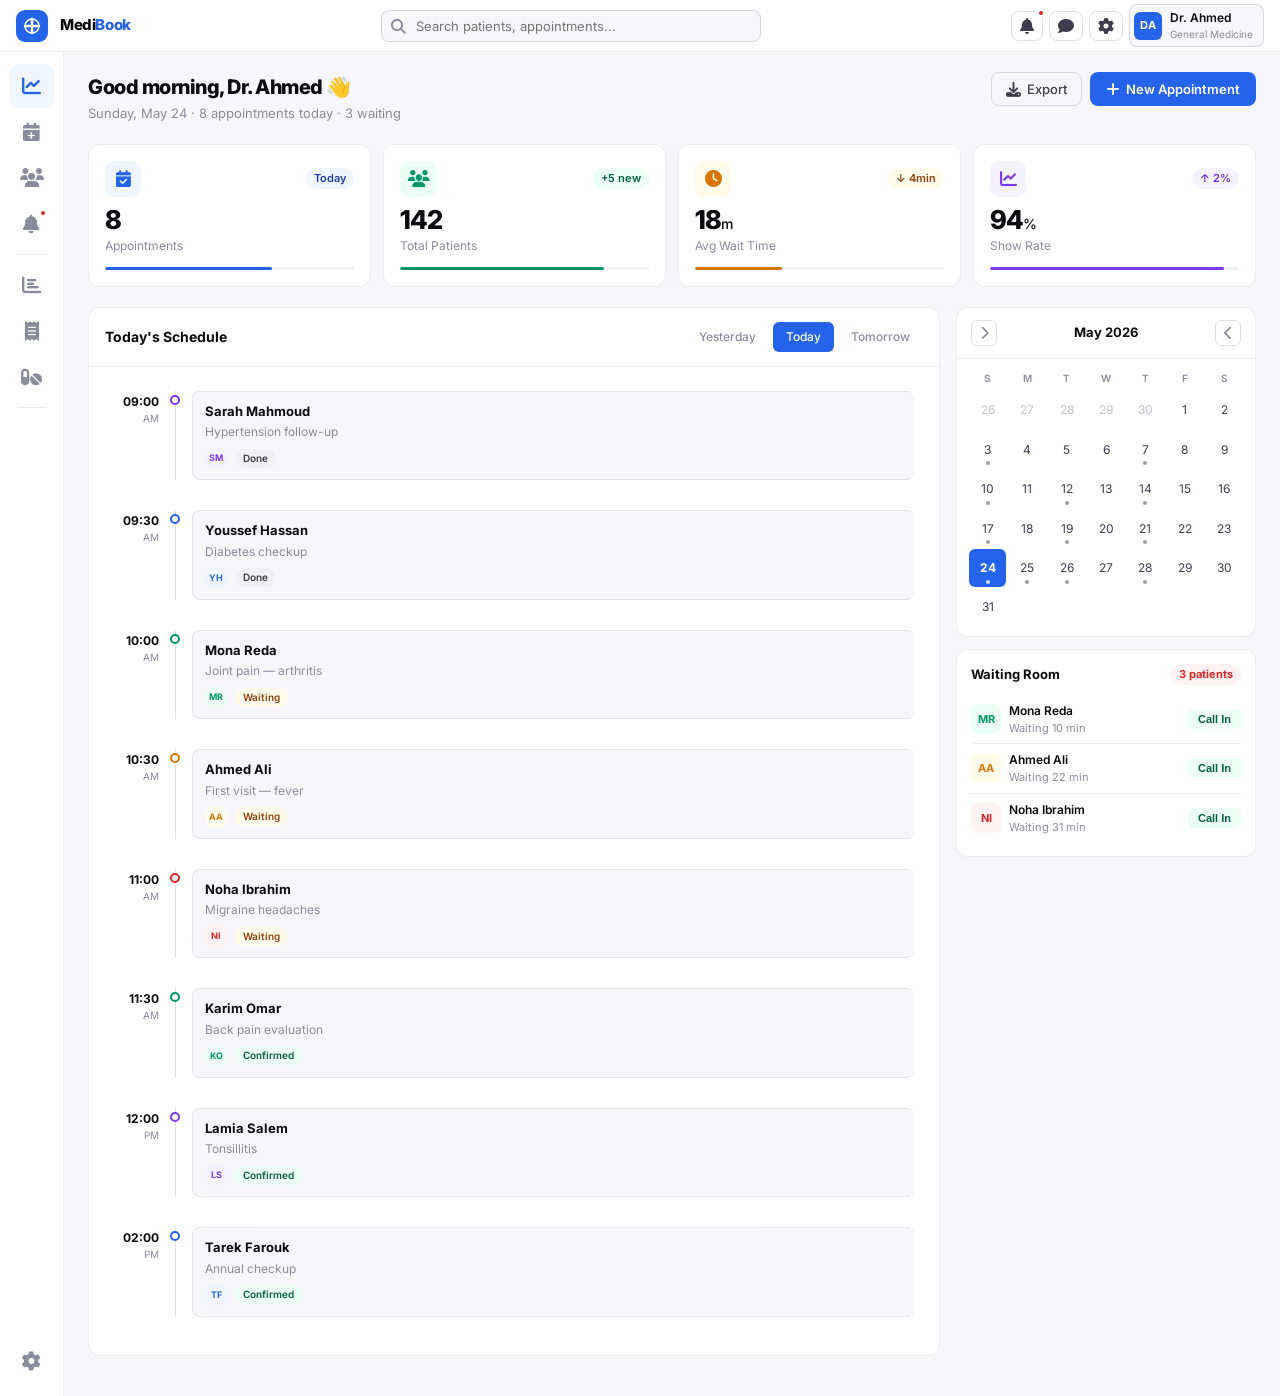
<file: medibook_pro_clinic.html>
<!DOCTYPE html>
<html lang="en" dir="ltr">
<head>
  <meta charset="UTF-8">
  <meta name="viewport" content="width=device-width, initial-scale=1.0">
  <title>MediBook Pro — Clinic Management System</title>
  <link rel="stylesheet" href="https://cdnjs.cloudflare.com/ajax/libs/font-awesome/6.5.2/css/all.min.css">
  <link rel="stylesheet" href="https://fonts.googleapis.com/css2?family=Inter:wght@300;400;500;600;700;800;900&family=Cairo:wght@400;500;600;700;800&display=swap">
</head>
<body>

<style>
@import url('https://fonts.googleapis.com/css2?family=Inter:wght@300;400;500;600;700;800;900&family=Cairo:wght@400;500;600;700;800&display=swap');
*{box-sizing:border-box;margin:0;padding:0}
:root{
  --ink:#0A0A0F;--ink2:#3D3D4E;--ink3:#8B8B9E;--ink4:#C4C4D0;
  --surface:#FFFFFF;--surface2:#F7F7FB;--surface3:#F0F0F6;--surface4:#E8E8F0;
  --accent:#2563EB;--accent2:#1D4ED8;--accent-s:#EFF6FF;--accent-t:#BFDBFE;
  --green:#059669;--green-s:#ECFDF5;--green-t:#A7F3D0;
  --amber:#D97706;--amber-s:#FFFBEB;--amber-t:#FDE68A;
  --red:#DC2626;--red-s:#FEF2F2;--red-t:#FECACA;
  --purple:#7C3AED;--purple-s:#F5F3FF;--purple-t:#DDD6FE;
  --b:rgba(0,0,0,0.07);--b2:rgba(0,0,0,0.12);
  --r:8px;--rl:12px;--rxl:16px;
}
body{font-family:'Inter',sans-serif;color:var(--ink);background:var(--surface2);font-size:13px;line-height:1.5}

/* ═══════════════════ SHELL ═══════════════════ */
.shell{display:grid;grid-template-columns:64px 1fr;grid-template-rows:auto 1fr;min-height:780px;background:var(--surface2)}

/* ═══════════════════ TOPBAR ═══════════════════ */
.topbar{grid-column:1/-1;background:var(--surface);border-bottom:1px solid var(--b);height:52px;display:flex;align-items:center;padding:0 1rem;gap:12px;position:sticky;top:0;z-index:50}
.logo-mark{width:32px;height:32px;background:var(--accent);border-radius:9px;display:flex;align-items:center;justify-content:center;flex-shrink:0}
.logo-mark svg{width:18px;height:18px;fill:none;stroke:#fff;stroke-width:2;stroke-linecap:round}
.logo-text{font-weight:800;font-size:15px;letter-spacing:-0.4px;color:var(--ink)}
.logo-text span{color:var(--accent)}
.topbar-center{flex:1;max-width:380px;margin:0 auto;position:relative}
.top-search{width:100%;background:var(--surface2);border:1px solid var(--b2);border-radius:8px;padding:7px 12px 7px 34px;font-size:13px;font-family:'Inter',sans-serif;color:var(--ink);outline:none;transition:all 0.2s}
.top-search:focus{background:var(--surface);border-color:var(--accent-t);box-shadow:0 0 0 3px rgba(37,99,235,0.1)}
.search-icon{position:absolute;left:10px;top:50%;transform:translateY(-50%);color:var(--ink3);font-size:15px;pointer-events:none}
.topbar-right{display:flex;align-items:center;gap:6px;margin-right:0}
.tb-btn{background:transparent;border:1px solid var(--b2);border-radius:8px;padding:6px 8px;cursor:pointer;color:var(--ink2);font-size:16px;line-height:1;transition:all 0.15s;position:relative;display:flex;align-items:center;gap:5px}
.tb-btn:hover{background:var(--surface2);color:var(--ink)}
.tb-notif{position:absolute;top:-3px;right:-3px;width:8px;height:8px;background:var(--red);border-radius:50%;border:2px solid var(--surface)}
.doctor-chip{display:flex;align-items:center;gap:8px;background:var(--surface2);border:1px solid var(--b2);border-radius:8px;padding:4px 10px 4px 4px;cursor:pointer}
.doc-avatar{width:28px;height:28px;border-radius:6px;background:var(--accent);display:flex;align-items:center;justify-content:center;color:#fff;font-size:11px;font-weight:700}
.doc-name{font-size:12px;font-weight:600}
.doc-role{font-size:10px;color:var(--ink3)}

/* ═══════════════════ ICON NAV ═══════════════════ */
.icon-nav{background:var(--surface);border-right:1px solid var(--b);display:flex;flex-direction:column;align-items:center;padding:12px 0;gap:2px;grid-row:2}
.nav-item{width:44px;height:44px;border-radius:10px;display:flex;align-items:center;justify-content:center;cursor:pointer;color:var(--ink3);font-size:19px;transition:all 0.15s;position:relative}
.nav-item:hover{background:var(--surface2);color:var(--ink2)}
.nav-item.on{background:var(--accent-s);color:var(--accent)}
.nav-item .n-dot{position:absolute;top:8px;right:8px;width:6px;height:6px;background:var(--red);border-radius:50%;border:1.5px solid var(--surface)}
.nav-sep{width:28px;height:1px;background:var(--b);margin:6px 0}
.nav-bot{margin-top:auto}

/* ═══════════════════ MAIN ═══════════════════ */
.main{overflow-y:auto;padding:0}
.view{display:none}
.view.on{display:block}

/* ═══════════════════ PAGE HEADER ═══════════════════ */
.ph{padding:20px 24px 0;display:flex;align-items:flex-start;justify-content:space-between;margin-bottom:20px}
.ph-title{font-size:20px;font-weight:800;letter-spacing:-0.5px;color:var(--ink)}
.ph-sub{font-size:13px;color:var(--ink3);margin-top:2px}
.ph-actions{display:flex;gap:8px}
.btn-primary{background:var(--accent);color:#fff;border:none;border-radius:8px;padding:8px 16px;font-family:'Inter',sans-serif;font-size:13px;font-weight:600;cursor:pointer;display:flex;align-items:center;gap:6px;transition:background 0.15s;white-space:nowrap}
.btn-primary:hover{background:var(--accent2)}
.btn-ghost{background:transparent;color:var(--ink2);border:1px solid var(--b2);border-radius:8px;padding:8px 14px;font-family:'Inter',sans-serif;font-size:13px;font-weight:500;cursor:pointer;display:flex;align-items:center;gap:6px;transition:all 0.15s}
.btn-ghost:hover{background:var(--surface3);border-color:var(--b2)}

/* ═══════════════════ DASHBOARD ═══════════════════ */
.dash-body{padding:0 24px 24px}
.kpi-row{display:grid;grid-template-columns:repeat(4,1fr);gap:12px;margin-bottom:20px}
.kpi{background:var(--surface);border:1px solid var(--b);border-radius:var(--rl);padding:16px;position:relative;overflow:hidden;transition:border-color 0.15s}
.kpi:hover{border-color:var(--b2)}
.kpi-top{display:flex;align-items:center;justify-content:space-between;margin-bottom:10px}
.kpi-icon{width:36px;height:36px;border-radius:9px;display:flex;align-items:center;justify-content:center;font-size:17px}
.kpi-badge{font-size:11px;font-weight:600;padding:2px 8px;border-radius:20px}
.kpi-val{font-size:26px;font-weight:800;letter-spacing:-0.8px;color:var(--ink);line-height:1}
.kpi-lbl{font-size:12px;color:var(--ink3);margin-top:4px}
.kpi-bar{height:3px;background:var(--surface3);border-radius:2px;margin-top:12px;overflow:hidden}
.kpi-fill{height:100%;border-radius:2px;transition:width 1s ease}

.dash-grid{display:grid;grid-template-columns:1fr 300px;gap:16px;margin-bottom:16px}

/* SCHEDULE CARD */
.sched-card{background:var(--surface);border:1px solid var(--b);border-radius:var(--rl);overflow:hidden}
.sched-head{padding:14px 16px;border-bottom:1px solid var(--b);display:flex;align-items:center;justify-content:space-between}
.sched-head-title{font-size:14px;font-weight:700}
.day-tabs{display:flex;gap:4px}
.day-tab{padding:5px 12px;border-radius:6px;font-size:12px;font-weight:500;cursor:pointer;color:var(--ink3);border:1px solid transparent;transition:all 0.15s}
.day-tab:hover{background:var(--surface2);color:var(--ink)}
.day-tab.on{background:var(--accent);color:#fff}
.timeline-wrap{padding:16px}
.tl-row{display:flex;gap:12px;margin-bottom:14px;cursor:pointer;border-radius:var(--r);padding:8px;transition:background 0.15s;position:relative}
.tl-row:hover{background:var(--surface2)}
.tl-time{width:46px;text-align:right;flex-shrink:0;padding-top:2px}
.tl-time-main{font-size:12px;font-weight:700;color:var(--ink)}
.tl-time-ampm{font-size:10px;color:var(--ink3)}
.tl-line{width:1px;background:var(--b2);flex-shrink:0;position:relative;margin:0 4px}
.tl-dot{width:10px;height:10px;border-radius:50%;border:2px solid;position:absolute;left:-5px;top:4px;background:var(--surface)}
.tl-card{flex:1;background:var(--surface2);border:1px solid var(--b);border-radius:var(--r);padding:10px 12px;border-right:3px solid transparent;transition:all 0.15s}
.tl-row:hover .tl-card{border-right-color:var(--accent)}
.tl-patient{font-size:13px;font-weight:700;color:var(--ink)}
.tl-reason{font-size:12px;color:var(--ink3);margin-top:2px}
.tl-meta{display:flex;align-items:center;gap:8px;margin-top:6px}
.tl-ava{width:22px;height:22px;border-radius:50%;display:flex;align-items:center;justify-content:center;font-size:9px;font-weight:700}
.pill{font-size:10px;font-weight:600;padding:2px 8px;border-radius:20px}
.pill-green{background:var(--green-s);color:#065F46}
.pill-amber{background:var(--amber-s);color:#92400E}
.pill-blue{background:var(--accent-s);color:#1E40AF}
.pill-red{background:var(--red-s);color:#991B1B}
.pill-gray{background:var(--surface3);color:var(--ink2)}

/* MINI CALENDAR */
.mini-cal{background:var(--surface);border:1px solid var(--b);border-radius:var(--rl);overflow:hidden}
.mc-head{padding:12px 14px;border-bottom:1px solid var(--b);display:flex;align-items:center;justify-content:space-between}
.mc-title{font-size:13px;font-weight:700}
.mc-nav{background:transparent;border:1px solid var(--b2);border-radius:6px;width:26px;height:26px;cursor:pointer;display:flex;align-items:center;justify-content:center;color:var(--ink3);font-size:14px;transition:all 0.15s}
.mc-nav:hover{background:var(--surface2);color:var(--ink)}
.mc-body{padding:10px 12px}
.mc-days-hdr{display:grid;grid-template-columns:repeat(7,1fr);gap:2px;margin-bottom:4px}
.mc-dh{text-align:center;font-size:10px;font-weight:600;color:var(--ink3);padding:2px 0}
.mc-grid{display:grid;grid-template-columns:repeat(7,1fr);gap:2px}
.mc-day{aspect-ratio:1;display:flex;align-items:center;justify-content:center;font-size:12px;border-radius:6px;cursor:pointer;position:relative;transition:all 0.15s;color:var(--ink2)}
.mc-day:hover:not(.today):not(.sel){background:var(--surface2)}
.mc-day.other{color:var(--ink4)}
.mc-day.today{background:var(--accent);color:#fff;font-weight:700}
.mc-day.sel:not(.today){background:var(--accent-s);color:var(--accent);font-weight:700}
.mc-day.has::after{content:'';position:absolute;bottom:3px;width:4px;height:4px;background:currentColor;border-radius:50%;opacity:0.5}
.mc-day.today.has::after{background:#fff;opacity:0.8}

/* WAITING WIDGET */
.wait-card{background:var(--surface);border:1px solid var(--b);border-radius:var(--rl);padding:14px;margin-top:12px}
.wait-head{font-size:13px;font-weight:700;margin-bottom:10px;display:flex;align-items:center;justify-content:space-between}
.wait-count{background:var(--red-s);color:var(--red);font-size:11px;font-weight:700;padding:2px 8px;border-radius:20px}
.wait-row{display:flex;align-items:center;gap:8px;padding:7px 0;border-bottom:1px solid var(--b)}
.wait-row:last-child{border-bottom:none}
.wait-ava{width:30px;height:30px;border-radius:8px;display:flex;align-items:center;justify-content:center;font-size:11px;font-weight:700;flex-shrink:0}
.wait-name{font-size:12px;font-weight:600}
.wait-since{font-size:11px;color:var(--ink3)}
.call-btn{background:var(--green-s);color:#065F46;border:none;border-radius:6px;padding:4px 10px;font-size:11px;font-weight:600;cursor:pointer;transition:all 0.15s;margin-right:0}
.call-btn:hover{background:var(--green-t)}

/* ═══════════════════ BOOKING ═══════════════════ */
.book-shell{display:grid;grid-template-columns:1fr 340px;gap:0;min-height:600px}
.book-left{padding:24px;border-right:1px solid var(--b)}
.book-right{background:var(--surface);padding:20px}

.step-track{display:flex;align-items:center;gap:0;margin-bottom:24px}
.step-item{display:flex;align-items:center;flex:1;position:relative}
.step-item:last-child{flex:0}
.step-circle{width:28px;height:28px;border-radius:50%;display:flex;align-items:center;justify-content:center;font-size:12px;font-weight:700;flex-shrink:0;border:2px solid var(--b2);background:var(--surface);color:var(--ink3);transition:all 0.25s;z-index:1}
.step-item.done .step-circle{background:var(--green);border-color:var(--green);color:#fff}
.step-item.act .step-circle{background:var(--accent);border-color:var(--accent);color:#fff}
.step-line{flex:1;height:2px;background:var(--b);margin:0 -1px;transition:background 0.25s}
.step-item.done+.step-item .step-line,.step-item.done .step-line{background:var(--green)}
.step-lbl{font-size:11px;font-weight:600;margin-top:5px;color:var(--ink3);position:absolute;top:100%;left:50%;transform:translateX(-50%);white-space:nowrap}
.step-item.act .step-lbl,.step-item.done .step-lbl{color:var(--ink2)}

.bsect{margin-bottom:20px}
.bsect-title{font-size:12px;font-weight:700;color:var(--ink3);text-transform:uppercase;letter-spacing:0.6px;margin-bottom:10px}
.input-grid{display:grid;grid-template-columns:1fr 1fr;gap:10px}
.input-grid.cols3{grid-template-columns:1fr 1fr 1fr}
.fld{display:flex;flex-direction:column;gap:4px}
.fld label{font-size:12px;font-weight:600;color:var(--ink2)}
.fld label span{color:var(--red)}
.fld input,.fld select,.fld textarea{border:1px solid var(--b2);border-radius:var(--r);padding:8px 11px;font-family:'Inter',sans-serif;font-size:13px;background:var(--surface);color:var(--ink);outline:none;transition:all 0.15s}
.fld input:focus,.fld select:focus,.fld textarea:focus{border-color:var(--accent-t);box-shadow:0 0 0 3px rgba(37,99,235,0.08)}
.fld textarea{resize:vertical;min-height:72px;line-height:1.5}
.fld.full{grid-column:1/-1}

/* TIME SLOTS */
.doctor-cards{display:grid;grid-template-columns:1fr 1fr;gap:8px;margin-bottom:16px}
.doc-card{background:var(--surface);border:1.5px solid var(--b2);border-radius:var(--r);padding:10px;cursor:pointer;transition:all 0.15s;display:flex;align-items:center;gap:8px}
.doc-card:hover{border-color:var(--accent-t)}
.doc-card.on{border-color:var(--accent);background:var(--accent-s)}
.doc-card-ava{width:36px;height:36px;border-radius:8px;display:flex;align-items:center;justify-content:center;font-size:14px;font-weight:700;flex-shrink:0}
.doc-card-name{font-size:12px;font-weight:700}
.doc-card-spec{font-size:11px;color:var(--ink3)}
.doc-card.on .doc-card-spec{color:var(--accent);opacity:0.8}

.slots-wrap{display:grid;grid-template-columns:repeat(4,1fr);gap:6px}
.slot{background:var(--surface);border:1px solid var(--b2);border-radius:var(--r);padding:7px 4px;text-align:center;cursor:pointer;transition:all 0.15s;font-size:12px;font-weight:600;color:var(--ink2)}
.slot:hover:not(.full){border-color:var(--accent-t);background:var(--accent-s);color:var(--accent)}
.slot.on{background:var(--accent);border-color:var(--accent);color:#fff}
.slot.full{opacity:0.35;cursor:not-allowed;text-decoration:line-through;font-size:11px}

/* SUMMARY PANEL */
.sum-title{font-size:14px;font-weight:800;margin-bottom:16px;letter-spacing:-0.3px}
.sum-block{background:var(--surface2);border:1px solid var(--b);border-radius:var(--r);padding:12px;margin-bottom:10px}
.sum-row{display:flex;justify-content:space-between;align-items:baseline;padding:5px 0;border-bottom:1px solid var(--b);font-size:12px}
.sum-row:last-child{border-bottom:none}
.sum-row span:first-child{color:var(--ink3)}
.sum-row span:last-child{font-weight:600;color:var(--ink)}
.sum-doctor{display:flex;align-items:center;gap:10px;background:var(--surface);border:1px solid var(--b);border-radius:var(--r);padding:10px;margin-bottom:10px}
.sum-doc-ava{width:40px;height:40px;border-radius:9px;display:flex;align-items:center;justify-content:center;font-size:16px;font-weight:700;flex-shrink:0;background:var(--accent-s);color:var(--accent)}
.confirm-btn{width:100%;background:var(--accent);color:#fff;border:none;border-radius:var(--r);padding:12px;font-family:'Inter',sans-serif;font-size:14px;font-weight:700;cursor:pointer;transition:background 0.15s;display:flex;align-items:center;justify-content:center;gap:7px;margin-top:12px}
.confirm-btn:hover{background:var(--accent2)}
.remind-opts{display:flex;flex-direction:column;gap:6px;margin-top:8px}
.remind-row{display:flex;align-items:center;justify-content:space-between;background:var(--surface);border:1px solid var(--b);border-radius:var(--r);padding:8px 10px}
.remind-left{display:flex;align-items:center;gap:7px;font-size:12px;font-weight:600}
.toggle2{width:36px;height:20px;background:var(--ink4);border-radius:10px;border:none;cursor:pointer;position:relative;transition:background 0.2s;flex-shrink:0}
.toggle2.on{background:var(--accent)}
.toggle2::after{content:'';position:absolute;width:14px;height:14px;background:#fff;border-radius:50%;top:3px;left:3px;transition:transform 0.2s}
.toggle2.on::after{transform:translateX(16px)}

/* ═══════════════════ PATIENTS ═══════════════════ */
.pt-shell{padding:0 24px 24px}
.pt-bar{display:flex;align-items:center;gap:10px;margin-bottom:16px}
.search-field{position:relative;flex:1}
.search-field input{width:100%;background:var(--surface);border:1px solid var(--b2);border-radius:var(--r);padding:8px 12px 8px 34px;font-family:'Inter',sans-serif;font-size:13px;color:var(--ink);outline:none;transition:all 0.15s}
.search-field input:focus{border-color:var(--accent-t);box-shadow:0 0 0 3px rgba(37,99,235,0.08)}
.search-field i{position:absolute;left:10px;top:50%;transform:translateY(-50%);color:var(--ink3);font-size:15px;pointer-events:none}
.filter-btn{background:var(--surface);border:1px solid var(--b2);border-radius:var(--r);padding:8px 12px;font-size:13px;font-family:'Inter',sans-serif;color:var(--ink2);cursor:pointer;display:flex;align-items:center;gap:5px;transition:all 0.15s}
.filter-btn:hover{background:var(--surface2)}

.pt-grid{display:grid;grid-template-columns:repeat(auto-fill,minmax(220px,1fr));gap:12px}
.pt-card{background:var(--surface);border:1px solid var(--b);border-radius:var(--rl);padding:16px;cursor:pointer;transition:all 0.18s;position:relative;overflow:hidden}
.pt-card:hover{border-color:var(--b2);transform:translateY(-2px);box-shadow:0 4px 16px rgba(0,0,0,0.06)}
.pt-card::before{content:'';position:absolute;top:0;left:0;right:0;height:3px;border-radius:var(--rl) var(--rl) 0 0}
.pt-ava{width:44px;height:44px;border-radius:10px;display:flex;align-items:center;justify-content:center;font-size:16px;font-weight:700;margin-bottom:10px}
.pt-name{font-size:14px;font-weight:700;color:var(--ink);margin-bottom:2px}
.pt-id{font-size:11px;color:var(--ink3);margin-bottom:8px;font-family:'Inter',monospace}
.pt-info-row{display:flex;align-items:center;gap:5px;font-size:11px;color:var(--ink3);margin-bottom:4px}
.pt-tags{display:flex;flex-wrap:wrap;gap:4px;margin-top:8px}
.pt-tag{font-size:10px;padding:2px 7px;border-radius:4px;font-weight:600}
.pt-actions{display:flex;gap:6px;margin-top:10px}
.pt-act{flex:1;background:var(--surface2);border:1px solid var(--b);border-radius:6px;padding:6px 8px;cursor:pointer;font-size:11px;font-weight:600;color:var(--ink2);transition:all 0.15s;display:flex;align-items:center;justify-content:center;gap:4px}
.pt-act:hover{background:var(--surface3);color:var(--ink)}
.pt-act.primary{background:var(--accent-s);border-color:var(--accent-t);color:var(--accent)}
.pt-act.primary:hover{background:var(--accent-t)}

/* PATIENT DETAIL */
.ptd-shell{padding:0 24px 24px}
.ptd-hero{background:var(--surface);border:1px solid var(--b);border-radius:var(--rl);padding:20px;margin-bottom:16px;display:flex;align-items:flex-start;gap:16px}
.ptd-ava{width:64px;height:64px;border-radius:14px;display:flex;align-items:center;justify-content:center;font-size:24px;font-weight:800;flex-shrink:0}
.ptd-main{flex:1}
.ptd-name{font-size:20px;font-weight:800;letter-spacing:-0.4px;margin-bottom:4px}
.ptd-meta{display:flex;align-items:center;gap:8px;flex-wrap:wrap;margin-bottom:10px}
.ptd-tags{display:flex;flex-wrap:wrap;gap:5px}
.ptd-actions{display:flex;gap:8px;margin-top:14px}
.vital-grid{display:grid;grid-template-columns:repeat(5,1fr);gap:8px;margin-bottom:16px}
.vital{background:var(--surface);border:1px solid var(--b);border-radius:var(--r);padding:12px;text-align:center}
.vital-val{font-size:18px;font-weight:800;letter-spacing:-0.5px;color:var(--ink)}
.vital-unit{font-size:10px;color:var(--ink3);font-weight:400}
.vital-lbl{font-size:11px;color:var(--ink3);margin-top:4px}
.vital-status{width:6px;height:6px;border-radius:50%;margin:4px auto 0}

.ptd-grid{display:grid;grid-template-columns:1fr 1fr;gap:12px;margin-bottom:14px}
.info-box{background:var(--surface);border:1px solid var(--b);border-radius:var(--rl);padding:14px}
.ib-title{font-size:12px;font-weight:700;text-transform:uppercase;letter-spacing:0.5px;color:var(--ink3);margin-bottom:10px;padding-bottom:8px;border-bottom:1px solid var(--b);display:flex;align-items:center;gap:6px}
.ib-title i{font-size:14px;color:var(--accent)}
.ib-row{display:flex;justify-content:space-between;padding:6px 0;border-bottom:1px solid var(--b);font-size:12px}
.ib-row:last-child{border-bottom:none}
.ib-row span:first-child{color:var(--ink3)}
.ib-row span:last-child{font-weight:600;color:var(--ink)}

.hist-box{background:var(--surface);border:1px solid var(--b);border-radius:var(--rl);padding:14px;margin-bottom:14px}
.hist-title{font-size:12px;font-weight:700;text-transform:uppercase;letter-spacing:0.5px;color:var(--ink3);margin-bottom:14px;padding-bottom:8px;border-bottom:1px solid var(--b)}
.hist-item{display:flex;gap:12px;margin-bottom:14px;position:relative}
.hist-item::before{content:'';position:absolute;left:15px;top:24px;bottom:-8px;width:1px;background:var(--b)}
.hist-item:last-child::before{display:none}
.hist-icon{width:30px;height:30px;border-radius:8px;display:flex;align-items:center;justify-content:center;font-size:14px;flex-shrink:0;z-index:1}
.hist-body{flex:1;background:var(--surface2);border:1px solid var(--b);border-radius:var(--r);padding:10px 12px}
.hist-date{font-size:10px;color:var(--ink3);margin-bottom:3px}
.hist-title2{font-size:13px;font-weight:700;color:var(--ink);margin-bottom:4px}
.hist-text{font-size:12px;color:var(--ink2);line-height:1.5}
.hist-rx{display:flex;flex-wrap:wrap;gap:4px;margin-top:6px}
.rx-pill{background:var(--accent-s);color:#1E40AF;font-size:10px;font-weight:600;padding:2px 8px;border-radius:4px;border:1px solid var(--accent-t)}

/* ═══════════════════ REMINDERS ═══════════════════ */
.rem-shell{padding:0 24px 24px}
.rem-stats{display:grid;grid-template-columns:repeat(4,1fr);gap:10px;margin-bottom:20px}
.rem-stat{background:var(--surface);border:1px solid var(--b);border-radius:var(--rl);padding:14px;display:flex;align-items:center;gap:12px}
.rem-stat-icon{width:40px;height:40px;border-radius:10px;display:flex;align-items:center;justify-content:center;font-size:19px;flex-shrink:0}
.rem-stat-val{font-size:22px;font-weight:800;letter-spacing:-0.5px}
.rem-stat-lbl{font-size:11px;color:var(--ink3);margin-top:1px}

.rem-grid{display:grid;grid-template-columns:1fr 1fr;gap:14px}
.rem-card{background:var(--surface);border:1px solid var(--b);border-radius:var(--rl);padding:16px}
.rem-card-title{font-size:13px;font-weight:700;margin-bottom:12px;padding-bottom:10px;border-bottom:1px solid var(--b);display:flex;align-items:center;justify-content:space-between}
.channel-row{display:flex;align-items:center;gap:10px;padding:8px 0;border-bottom:1px solid var(--b)}
.channel-row:last-child{border-bottom:none}
.ch-icon{width:36px;height:36px;border-radius:9px;display:flex;align-items:center;justify-content:center;font-size:18px;flex-shrink:0}
.ch-info{flex:1}
.ch-name{font-size:12px;font-weight:700}
.ch-desc{font-size:11px;color:var(--ink3)}
.ch-stats{font-size:11px;font-weight:600;color:var(--green)}
.tgl{width:38px;height:22px;background:var(--ink4);border-radius:11px;border:none;cursor:pointer;position:relative;transition:background 0.2s;flex-shrink:0}
.tgl.on{background:var(--accent)}
.tgl::after{content:'';position:absolute;width:16px;height:16px;background:#fff;border-radius:50%;top:3px;left:3px;transition:transform 0.2s}
.tgl.on::after{transform:translateX(16px)}

.sched-rows{display:flex;flex-direction:column;gap:0}
.sched-row{display:flex;align-items:center;gap:10px;padding:10px 0;border-bottom:1px solid var(--b)}
.sched-row:last-child{border-bottom:none}
.sched-time{background:var(--accent-s);color:#1E40AF;font-size:11px;font-weight:700;padding:3px 8px;border-radius:5px;min-width:52px;text-align:center;flex-shrink:0}
.sched-name{font-size:13px;font-weight:600;flex:1}
.sched-channel{font-size:11px;color:var(--ink3)}
.sched-status{font-size:10px;font-weight:700;padding:2px 8px;border-radius:12px}

/* TOAST */
.toast-wrap{position:relative;height:0;overflow:visible}
.toast{position:absolute;bottom:20px;right:20px;background:#0F172A;color:#fff;padding:12px 16px;border-radius:10px;font-size:12px;font-weight:500;display:flex;align-items:center;gap:8px;z-index:999;opacity:0;transform:translateY(8px);transition:all 0.3s;pointer-events:none;min-width:240px}
.toast.show{opacity:1;transform:translateY(0)}
.toast-icon{width:20px;height:20px;border-radius:50%;background:#10B981;display:flex;align-items:center;justify-content:center;font-size:12px;flex-shrink:0}
</style>

<h2 class="sr-only">MediBook Pro — نظام إدارة عيادة متكامل</h2>

<div class="shell">
  <!-- TOPBAR -->
  <div class="topbar">
    <div class="logo-mark">
      <svg viewBox="0 0 18 18"><path d="M9 2v14M2 9h14" stroke-width="2.5"/><circle cx="9" cy="9" r="7" stroke-width="1.5"/></svg>
    </div>
    <span class="logo-text">Medi<span>Book</span></span>
    <div class="topbar-center">
      <i class="fas fa-magnifying-glass search-icon" aria-hidden="true"></i>
      <input class="top-search" type="text" placeholder="Search patients, appointments..." />
    </div>
    <div class="topbar-right">
      <button class="tb-btn" aria-label="notifications"><i class="fas fa-bell" aria-hidden="true"></i><div class="tb-notif"></div></button>
      <button class="tb-btn" aria-label="messages"><i class="fas fa-comment" aria-hidden="true"></i></button>
      <button class="tb-btn" aria-label="settings"><i class="fas fa-gear" aria-hidden="true"></i></button>
      <div class="doctor-chip">
        <div class="doc-avatar">DA</div>
        <div><div class="doc-name">Dr. Ahmed</div><div class="doc-role">General Medicine</div></div>
      </div>
    </div>
  </div>

  <!-- ICON NAV -->
  <nav class="icon-nav" role="navigation" aria-label="main navigation">
    <div class="nav-item on" onclick="goView('dashboard')" title="Dashboard"><i class="fas fa-chart-line" aria-hidden="true"></i></div>
    <div class="nav-item" onclick="goView('booking')" title="Book Appointment"><i class="fas fa-calendar-plus" aria-hidden="true"></i></div>
    <div class="nav-item" onclick="goView('patients')" title="Patients"><i class="fas fa-users" aria-hidden="true"></i></div>
    <div class="nav-item" onclick="goView('reminders')" title="Reminders"><i class="fas fa-bell" aria-hidden="true"></i><div class="n-dot"></div></div>
    <div class="nav-sep"></div>
    <div class="nav-item" onclick="goView('reports')" title="Reports"><i class="fas fa-chart-bar" aria-hidden="true"></i></div>
    <div class="nav-item" onclick="goView('billing')" title="Billing"><i class="fas fa-receipt" aria-hidden="true"></i></div>
    <div class="nav-item" onclick="goView('prescriptions')" title="Prescriptions"><i class="fas fa-pills" aria-hidden="true"></i></div>
    <div class="nav-sep"></div>
    <div class="nav-item nav-bot" onclick="goView('settings')" title="Settings"><i class="fas fa-gear" aria-hidden="true"></i></div>
  </nav>

  <!-- MAIN -->
  <main class="main">

    <!-- ── DASHBOARD ── -->
    <div class="view on" id="view-dashboard">
      <div class="ph">
        <div><div class="ph-title">Good morning, Dr. Ahmed 👋</div><div class="ph-sub">Sunday, May 24 · 8 appointments today · 3 waiting</div></div>
        <div class="ph-actions">
          <button class="btn-ghost"><i class="fas fa-download" aria-hidden="true" style="font-size:15px"></i> Export</button>
          <button class="btn-primary" onclick="goView('booking')"><i class="fas fa-plus" aria-hidden="true" style="font-size:15px"></i> New Appointment</button>
        </div>
      </div>
      <div class="dash-body">
        <div class="kpi-row">
          <div class="kpi"><div class="kpi-top"><div class="kpi-icon" style="background:#EFF6FF;color:#2563EB"><i class="fas fa-calendar-check" aria-hidden="true"></i></div><span class="kpi-badge pill-blue">Today</span></div><div class="kpi-val">8</div><div class="kpi-lbl">Appointments</div><div class="kpi-bar"><div class="kpi-fill" style="width:67%;background:#2563EB"></div></div></div>
          <div class="kpi"><div class="kpi-top"><div class="kpi-icon" style="background:#ECFDF5;color:#059669"><i class="fas fa-users" aria-hidden="true"></i></div><span class="kpi-badge pill-green">+5 new</span></div><div class="kpi-val">142</div><div class="kpi-lbl">Total Patients</div><div class="kpi-bar"><div class="kpi-fill" style="width:82%;background:#059669"></div></div></div>
          <div class="kpi"><div class="kpi-top"><div class="kpi-icon" style="background:#FFFBEB;color:#D97706"><i class="fas fa-clock" aria-hidden="true"></i></div><span class="kpi-badge pill-amber">↓ 4min</span></div><div class="kpi-val">18<span style="font-size:14px;font-weight:500">m</span></div><div class="kpi-lbl">Avg Wait Time</div><div class="kpi-bar"><div class="kpi-fill" style="width:35%;background:#D97706"></div></div></div>
          <div class="kpi"><div class="kpi-top"><div class="kpi-icon" style="background:#F5F3FF;color:#7C3AED"><i class="fas fa-chart-line" aria-hidden="true"></i></div><span class="kpi-badge" style="background:#F5F3FF;color:#6D28D9">↑ 2%</span></div><div class="kpi-val">94<span style="font-size:14px;font-weight:500">%</span></div><div class="kpi-lbl">Show Rate</div><div class="kpi-bar"><div class="kpi-fill" style="width:94%;background:#7C3AED"></div></div></div>
        </div>

        <div class="dash-grid">
          <div class="sched-card">
            <div class="sched-head">
              <span class="sched-head-title">Today's Schedule</span>
              <div class="day-tabs">
                <div class="day-tab" onclick="switchDay(this,'Yesterday')">Yesterday</div>
                <div class="day-tab on" onclick="switchDay(this,'Today')">Today</div>
                <div class="day-tab" onclick="switchDay(this,'Tomorrow')">Tomorrow</div>
              </div>
            </div>
            <div class="timeline-wrap" id="timeline-wrap"></div>
          </div>

          <div>
            <div class="mini-cal">
              <div class="mc-head">
                <button class="mc-nav" onclick="mcNav(-1)"><i class="fas fa-chevron-right" aria-hidden="true"></i></button>
                <span class="mc-title" id="mc-title">May 2026</span>
                <button class="mc-nav" onclick="mcNav(1)"><i class="fas fa-chevron-left" aria-hidden="true"></i></button>
              </div>
              <div class="mc-body">
                <div class="mc-days-hdr" id="mc-hdr"></div>
                <div class="mc-grid" id="mc-grid"></div>
              </div>
            </div>
            <div class="wait-card">
              <div class="wait-head">Waiting Room <span class="wait-count" id="wait-badge">3 patients</span></div>
              <div id="waiting-room"></div>
            </div>
          </div>
        </div>
      </div>
    </div>

    <!-- ── BOOKING ── -->
    <div class="view" id="view-booking">
      <div class="ph">
        <div><div class="ph-title">Book Appointment</div><div class="ph-sub">Fill in the details and select an available slot</div></div>
        <button class="btn-ghost" onclick="goView('dashboard')"><i class="fas fa-arrow-right" aria-hidden="true" style="font-size:15px"></i> Back</button>
      </div>
      <div class="book-shell">
        <div class="book-left">
          <div class="step-track" id="step-track"></div>
          <div id="bstep1">
            <div class="bsect"><div class="bsect-title">Patient Information</div>
              <div class="input-grid">
                <div class="fld"><label>First Name <span>*</span></label><input type="text" placeholder="Mohamed" /></div>
                <div class="fld"><label>Last Name <span>*</span></label><input type="text" placeholder="Al-Sayed" /></div>
                <div class="fld"><label>Phone <span>*</span></label><input type="tel" placeholder="+20 1xx xxx xxxx" /></div>
                <div class="fld"><label>Date of Birth</label><input type="date" value="1988-06-15" /></div>
                <div class="fld"><label>Gender</label><select><option>Male</option><option>Female</option></select></div>
                <div class="fld"><label>Blood Type</label><select><option>—</option><option>A+</option><option>A-</option><option>B+</option><option>B-</option><option>O+</option><option>O-</option><option>AB+</option><option>AB-</option></select></div>
                <div class="fld full"><label>Email Address</label><input type="email" placeholder="patient@email.com" /></div>
              </div>
            </div>
            <div class="bsect"><div class="bsect-title">Visit Details</div>
              <div class="input-grid">
                <div class="fld"><label>Specialty <span>*</span></label><select><option>General Medicine</option><option>Cardiology</option><option>Pediatrics</option><option>Dermatology</option><option>Orthopedics</option></select></div>
                <div class="fld"><label>Visit Type</label><select><option>Consultation</option><option>Follow-up</option><option>Emergency</option><option>Checkup</option></select></div>
                <div class="fld full"><label>Chief Complaint <span>*</span></label><textarea placeholder="Describe the main reason for the visit in detail..."></textarea></div>
                <div class="fld"><label>Priority</label><select><option>Normal</option><option>Medium</option><option>Urgent</option></select></div>
                <div class="fld"><label>Insurance</label><select><option>None</option><option>Allianz</option><option>AXA</option><option>Metlife</option></select></div>
              </div>
            </div>
            <div style="display:flex;justify-content:flex-end;gap:10px">
              <button class="btn-ghost" onclick="goView('dashboard')">Cancel</button>
              <button class="btn-primary" onclick="bNext(2)">Next — Select Slot <i class="fas fa-arrow-left" aria-hidden="true" style="font-size:14px"></i></button>
            </div>
          </div>
          <div id="bstep2" style="display:none">
            <div class="bsect"><div class="bsect-title">Select Doctor</div>
              <div class="doctor-cards" id="doctor-cards"></div>
            </div>
            <div class="bsect">
              <div style="display:flex;align-items:center;justify-content:space-between;margin-bottom:8px">
                <div class="bsect-title" style="margin-bottom:0">Available Slots — <span id="slot-date">Mon 25 May</span></div>
                <input type="date" value="2026-05-25" class="fld" style="border:1px solid var(--b2);border-radius:var(--r);padding:5px 10px;font-family:'Inter',sans-serif;font-size:12px;outline:none" />
              </div>
              <div class="slots-wrap" id="slots-wrap"></div>
            </div>
            <div style="display:flex;justify-content:space-between;gap:10px">
              <button class="btn-ghost" onclick="bNext(1)"><i class="fas fa-arrow-right" aria-hidden="true" style="font-size:14px"></i> Back</button>
              <button class="btn-primary" onclick="bNext(3)">Review & Confirm <i class="fas fa-arrow-left" aria-hidden="true" style="font-size:14px"></i></button>
            </div>
          </div>
          <div id="bstep3" style="display:none">
            <div class="bsect"><div class="bsect-title">Reminder Preferences</div>
              <div class="remind-opts" id="remind-opts"></div>
            </div>
            <div class="bsect"><div class="bsect-title">Reminder Timing</div>
              <div class="input-grid">
                <div class="fld"><label>Send reminder</label><select><option>1 hour before</option><option>2 hours before</option><option>1 day before</option><option>2 days before</option></select></div>
                <div class="fld"><label>Follow-up reminder</label><select><option>3 days after</option><option>1 week after</option><option>2 weeks after</option></select></div>
              </div>
            </div>
            <div style="display:flex;justify-content:space-between;gap:10px">
              <button class="btn-ghost" onclick="bNext(2)"><i class="fas fa-arrow-right" aria-hidden="true" style="font-size:14px"></i> Back</button>
              <button class="btn-primary" onclick="doConfirm()"><i class="fas fa-check" aria-hidden="true" style="font-size:14px"></i> Confirm Booking</button>
            </div>
          </div>
        </div>
        <div class="book-right">
          <div class="sum-title">Appointment Summary</div>
          <div class="sum-doctor">
            <div class="sum-doc-ava">AS</div>
            <div><div style="font-size:13px;font-weight:700">Dr. Ahmed Salem</div><div style="font-size:11px;color:var(--ink3)">General Medicine</div><div style="display:flex;gap:2px;margin-top:3px;color:#F59E0B;font-size:12px">★★★★★ <span style="font-size:11px;color:var(--ink3);margin-right:3px">(214)</span></div></div>
          </div>
          <div class="sum-block">
            <div class="sum-row"><span>Patient</span><span>Mohamed Al-Sayed</span></div>
            <div class="sum-row"><span>Date</span><span>Mon, May 25 2026</span></div>
            <div class="sum-row"><span>Time</span><span>10:00 AM</span></div>
            <div class="sum-row"><span>Type</span><span>Consultation</span></div>
            <div class="sum-row"><span>Priority</span><span><span class="pill pill-blue">Normal</span></span></div>
          </div>
          <div class="sum-block">
            <div class="sum-row"><span>Consultation fee</span><span>EGP 300</span></div>
            <div class="sum-row"><span>Insurance</span><span>None</span></div>
            <div class="sum-row" style="font-weight:700"><span style="color:var(--ink);font-weight:700">Total</span><span style="color:var(--accent)">EGP 300</span></div>
          </div>
          <div style="background:#EFF6FF;border:1px solid var(--accent-t);border-radius:var(--r);padding:10px 12px;font-size:12px;color:#1E40AF;display:flex;align-items:flex-start;gap:7px">
            <i class="fas fa-circle-info" aria-hidden="true" style="font-size:16px;flex-shrink:0;margin-top:1px"></i>
            A confirmation SMS + WhatsApp will be sent to the patient immediately after booking.
          </div>
        </div>
      </div>
    </div>

    <!-- ── PATIENTS ── -->
    <div class="view" id="view-patients">
      <div class="ph">
        <div><div class="ph-title">Patient Records</div><div class="ph-sub" id="pt-count-lbl">142 patients registered</div></div>
        <div class="ph-actions">
          <button class="btn-ghost"><i class="fas fa-download" aria-hidden="true" style="font-size:15px"></i> Export</button>
          <button class="btn-primary"><i class="fas fa-plus" aria-hidden="true" style="font-size:15px"></i> Add Patient</button>
        </div>
      </div>
      <div class="pt-shell">
        <div class="pt-bar">
          <div class="search-field"><i class="fas fa-magnifying-glass" aria-hidden="true"></i><input type="text" placeholder="Search by name, ID, phone..." oninput="filterPts(this.value)" /></div>
          <select class="filter-btn" style="gap:0;padding:8px 12px"><option>All Patients</option><option>Regular</option><option>New</option><option>Chronic</option></select>
          <button class="filter-btn"><i class="fas fa-sliders" aria-hidden="true" style="font-size:15px"></i> Filters</button>
          <button class="filter-btn"><i class="ti ti-layout-grid" aria-hidden="true" style="font-size:15px"></i></button>
        </div>
        <div class="pt-grid" id="pt-grid"></div>
      </div>
    </div>

    <!-- ── PATIENT DETAIL ── -->
    <div class="view" id="view-ptdetail">
      <div class="ph">
        <div><div class="ph-title" id="ptd-title">Patient Profile</div><div class="ph-sub">Last visit 3 days ago</div></div>
        <div class="ph-actions">
          <button class="btn-ghost" onclick="goView('patients')"><i class="fas fa-arrow-right" aria-hidden="true" style="font-size:14px"></i> Back</button>
          <button class="btn-ghost"><i class="fas fa-pen" aria-hidden="true" style="font-size:14px"></i> Edit</button>
          <button class="btn-primary" onclick="goView('booking')"><i class="fas fa-calendar-plus" aria-hidden="true" style="font-size:14px"></i> New Appointment</button>
        </div>
      </div>
      <div class="ptd-shell" id="ptd-body"></div>
    </div>

    <!-- ── REMINDERS ── -->
    <div class="view" id="view-reminders">
      <div class="ph">
        <div><div class="ph-title">Reminders & Notifications</div><div class="ph-sub">Automated patient communication system</div></div>
        <button class="btn-primary"><i class="fas fa-plus" aria-hidden="true" style="font-size:14px"></i> Create Reminder</button>
      </div>
      <div class="rem-shell">
        <div class="rem-stats">
          <div class="rem-stat"><div class="rem-stat-icon" style="background:#EFF6FF;color:#2563EB"><i class="fas fa-paper-plane" aria-hidden="true"></i></div><div><div class="rem-stat-val">47</div><div class="rem-stat-lbl">Sent today</div></div></div>
          <div class="rem-stat"><div class="rem-stat-icon" style="background:#ECFDF5;color:#059669"><i class="fas fa-check" aria-hidden="true"></i></div><div><div class="rem-stat-val">92%</div><div class="rem-stat-lbl">Delivered</div></div></div>
          <div class="rem-stat"><div class="rem-stat-icon" style="background:#FFFBEB;color:#D97706"><i class="fas fa-clock" aria-hidden="true"></i></div><div><div class="rem-stat-val">8</div><div class="rem-stat-lbl">Scheduled</div></div></div>
          <div class="rem-stat"><div class="rem-stat-icon" style="background:#F5F3FF;color:#7C3AED"><i class="fas fa-bar-chart" aria-hidden="true"></i></div><div><div class="rem-stat-val">+18%</div><div class="rem-stat-lbl">Open rate</div></div></div>
        </div>
        <div class="rem-grid">
          <div class="rem-card">
            <div class="rem-card-title">Notification Channels <span style="font-size:11px;color:var(--ink3);font-weight:400">3 active</span></div>
            <div id="channels"></div>
          </div>
          <div class="rem-card">
            <div class="rem-card-title">Today's Queue</div>
            <div id="rem-queue"></div>
          </div>
          <div class="rem-card" style="grid-column:1/-1">
            <div class="rem-card-title">Automation Rules</div>
            <div id="auto-rules"></div>
          </div>
        </div>
      </div>
    </div>

    <!-- ── REPORTS ── -->
    <div class="view" id="view-reports">
      <div class="ph">
        <div><div class="ph-title">Medical Reports</div><div class="ph-sub">Patient reports and medical documents</div></div>
        <button class="btn-primary"><i class="fas fa-plus" aria-hidden="true" style="font-size:14px"></i> New Report</button>
      </div>
      <div class="rem-shell">
        <div class="rem-stats">
          <div class="rem-stat"><div class="rem-stat-icon" style="background:#EFF6FF;color:#2563EB"><i class="fas fa-file-medical" aria-hidden="true"></i></div><div><div class="rem-stat-val">48</div><div class="rem-stat-lbl">Reports This Month</div></div></div>
          <div class="rem-stat"><div class="rem-stat-icon" style="background:#ECFDF5;color:#059669"><i class="fas fa-file-check" aria-hidden="true"></i></div><div><div class="rem-stat-val">142</div><div class="rem-stat-lbl">Total Reports</div></div></div>
          <div class="rem-stat"><div class="rem-stat-icon" style="background:#FFFBEB;color:#D97706"><i class="fas fa-hourglass" aria-hidden="true"></i></div><div><div class="rem-stat-val">5</div><div class="rem-stat-lbl">Pending Reviews</div></div></div>
          <div class="rem-stat"><div class="rem-stat-icon" style="background:#F5F3FF;color:#7C3AED"><i class="fas fa-chart-bar" aria-hidden="true"></i></div><div><div class="rem-stat-val">94%</div><div class="rem-stat-lbl">Completion Rate</div></div></div>
        </div>
        <div class="rem-grid" style="grid-template-columns:1fr">
          <div class="rem-card"><div class="rem-card-title">Recent Reports</div>
            <div class="sched-rows">
              <div class="sched-row"><div style="flex:1"><div class="sched-name">Sarah Mahmoud - Lab Results</div><div class="sched-channel">Blood test · Created 2 days ago</div></div><div class="sched-status pill-green">Complete</div></div>
              <div class="sched-row"><div style="flex:1"><div class="sched-name">Ahmed Ali - X-Ray Report</div><div class="sched-channel">Chest X-Ray · Created yesterday</div></div><div class="sched-status pill-green">Complete</div></div>
              <div class="sched-row"><div style="flex:1"><div class="sched-name">Mona Reda - Medical History</div><div class="sched-channel">Annual checkup · Created today</div></div><div class="sched-status pill-amber">Pending</div></div>
            </div>
          </div>
        </div>
      </div>
    </div>

    <!-- ── BILLING ── -->
    <div class="view" id="view-billing">
      <div class="ph">
        <div><div class="ph-title">Billing & Payments</div><div class="ph-sub">Manage invoices and payment history</div></div>
        <button class="btn-primary"><i class="fas fa-plus" aria-hidden="true" style="font-size:14px"></i> New Invoice</button>
      </div>
      <div class="rem-shell">
        <div class="rem-stats">
          <div class="rem-stat"><div class="rem-stat-icon" style="background:#EFF6FF;color:#2563EB"><i class="fas fa-dollar-sign" aria-hidden="true"></i></div><div><div class="rem-stat-val">28,500</div><div class="rem-stat-lbl">Total Revenue</div></div></div>
          <div class="rem-stat"><div class="rem-stat-icon" style="background:#ECFDF5;color:#059669"><i class="fas fa-check-circle" aria-hidden="true"></i></div><div><div class="rem-stat-val">142</div><div class="rem-stat-lbl">Paid Invoices</div></div></div>
          <div class="rem-stat"><div class="rem-stat-icon" style="background:#FFFBEB;color:#D97706"><i class="fas fa-clock" aria-hidden="true"></i></div><div><div class="rem-stat-val">8</div><div class="rem-stat-lbl">Pending Payments</div></div></div>
          <div class="rem-stat"><div class="rem-stat-icon" style="background:#F5F3FF;color:#7C3AED"><i class="fas fa-percentage" aria-hidden="true"></i></div><div><div class="rem-stat-val">94.6%</div><div class="rem-stat-lbl">Collection Rate</div></div></div>
        </div>
        <div class="rem-grid" style="grid-template-columns:1fr">
          <div class="rem-card"><div class="rem-card-title">Recent Transactions</div>
            <div class="sched-rows">
              <div class="sched-row"><div style="flex:1"><div class="sched-name">Invoice #INV-2026-001</div><div class="sched-channel">Sarah Mahmoud · 300 EGP</div></div><div class="sched-status pill-green">Paid</div></div>
              <div class="sched-row"><div style="flex:1"><div class="sched-name">Invoice #INV-2026-002</div><div class="sched-channel">Ahmed Ali · 250 EGP</div></div><div class="sched-status pill-amber">Pending</div></div>
              <div class="sched-row"><div style="flex:1"><div class="sched-name">Invoice #INV-2026-003</div><div class="sched-channel">Mona Reda · 350 EGP</div></div><div class="sched-status pill-green">Paid</div></div>
            </div>
          </div>
        </div>
      </div>
    </div>

    <!-- ── PRESCRIPTIONS ── -->
    <div class="view" id="view-prescriptions">
      <div class="ph">
        <div><div class="ph-title">Prescriptions</div><div class="ph-sub">Manage and track patient prescriptions</div></div>
        <button class="btn-primary"><i class="fas fa-plus" aria-hidden="true" style="font-size:14px"></i> New Prescription</button>
      </div>
      <div class="rem-shell">
        <div class="rem-stats">
          <div class="rem-stat"><div class="rem-stat-icon" style="background:#EFF6FF;color:#2563EB"><i class="fas fa-pills" aria-hidden="true"></i></div><div><div class="rem-stat-val">76</div><div class="rem-stat-lbl">Prescriptions Today</div></div></div>
          <div class="rem-stat"><div class="rem-stat-icon" style="background:#ECFDF5;color:#059669"><i class="fas fa-check-circle" aria-hidden="true"></i></div><div><div class="rem-stat-val">1,240</div><div class="rem-stat-lbl">Total Issued</div></div></div>
          <div class="rem-stat"><div class="rem-stat-icon" style="background:#FFFBEB;color:#D97706"><i class="fas fa-exclamation-triangle" aria-hidden="true"></i></div><div><div class="rem-stat-val">3</div><div class="rem-stat-lbl">Drug Interactions</div></div></div>
          <div class="rem-stat"><div class="rem-stat-icon" style="background:#F5F3FF;color:#7C3AED"><i class="fas fa-sync" aria-hidden="true"></i></div><div><div class="rem-stat-val">12</div><div class="rem-stat-lbl">Refills Due</div></div></div>
        </div>
        <div class="rem-grid" style="grid-template-columns:1fr">
          <div class="rem-card"><div class="rem-card-title">Recent Prescriptions</div>
            <div class="sched-rows">
              <div class="sched-row"><div style="flex:1"><div class="sched-name">Amoxicillin 500mg - Sarah</div><div class="sched-channel">Issued today · 5 days supply</div></div><div class="sched-status pill-green">Active</div></div>
              <div class="sched-row"><div style="flex:1"><div class="sched-name">Aspirin 81mg - Ahmed</div><div class="sched-channel">Issued yesterday · 30 days</div></div><div class="sched-status pill-green">Active</div></div>
              <div class="sched-row"><div style="flex:1"><div class="sched-name">Insulin - Youssef</div><div class="sched-channel">Issued 2 days ago · Refill due</div></div><div class="sched-status pill-amber">Refill Due</div></div>
            </div>
          </div>
        </div>
      </div>
    </div>

    <!-- ── SETTINGS ── -->
    <div class="view" id="view-settings">
      <div class="ph">
        <div><div class="ph-title">Settings</div><div class="ph-sub">Configure your clinic preferences</div></div>
      </div>
      <div class="rem-shell">
        <div class="rem-grid" style="grid-template-columns:1fr">
          <div class="rem-card"><div class="rem-card-title">Clinic Information</div>
            <div class="sched-rows">
              <div style="padding:10px 0"><div style="font-weight:600;margin-bottom:5px">Clinic Name</div><input type="text" value="Central Medical Clinic" style="width:100%;border:1px solid var(--b);padding:8px;border-radius:6px"></div>
              <div style="padding:10px 0"><div style="font-weight:600;margin-bottom:5px">Phone Number</div><input type="text" value="+20 100 123 4567" style="width:100%;border:1px solid var(--b);padding:8px;border-radius:6px"></div>
              <div style="padding:10px 0"><div style="font-weight:600;margin-bottom:5px">Email</div><input type="email" value="info@clinic.com" style="width:100%;border:1px solid var(--b);padding:8px;border-radius:6px"></div>
            </div>
          </div>
          <div class="rem-card"><div class="rem-card-title">Working Hours</div>
            <div class="sched-rows">
              <div class="sched-row"><div style="flex:1"><div class="sched-name">Saturday - Thursday</div><div class="sched-channel">10:00 AM - 8:00 PM</div></div></div>
              <div class="sched-row"><div style="flex:1"><div class="sched-name">Friday</div><div class="sched-channel">2:00 PM - 8:00 PM</div></div></div>
              <div style="padding:10px 0"><button class="btn-primary" style="width:100%;justify-content:center"><i class="fas fa-save"></i> Save Changes</button></div>
            </div>
          </div>
        </div>
      </div>
    </div>

  </main>
</div>

<div class="toast-wrap"><div class="toast" id="toast"><div class="toast-icon"><i class="fas fa-check" aria-hidden="true" style="color:#fff;font-size:12px"></i></div><span id="toast-msg"></span></div></div>

<script>
const DAYS = ['Sun','Mon','Tue','Wed','Thu','Fri','Sat'];
const MONTHS = ['January','February','March','April','May','June','July','August','September','October','November','December'];
const MONTHS_SHORT = ['Jan','Feb','Mar','Apr','May','Jun','Jul','Aug','Sep','Oct','Nov','Dec'];

const appts = [
  {t:'09:00',a:'AM',n:'Sarah Mahmoud',r:'Hypertension follow-up',s:'done',c:'#7C3AED',bg:'#F5F3FF'},
  {t:'09:30',a:'AM',n:'Youssef Hassan',r:'Diabetes checkup',s:'done',c:'#2563EB',bg:'#EFF6FF'},
  {t:'10:00',a:'AM',n:'Mona Reda',r:'Joint pain — arthritis',s:'waiting',c:'#059669',bg:'#ECFDF5'},
  {t:'10:30',a:'AM',n:'Ahmed Ali',r:'First visit — fever',s:'waiting',c:'#D97706',bg:'#FFFBEB'},
  {t:'11:00',a:'AM',n:'Noha Ibrahim',r:'Migraine headaches',s:'waiting',c:'#DC2626',bg:'#FEF2F2'},
  {t:'11:30',a:'AM',n:'Karim Omar',r:'Back pain evaluation',s:'confirmed',c:'#059669',bg:'#ECFDF5'},
  {t:'12:00',a:'PM',n:'Lamia Salem',r:'Tonsillitis',s:'confirmed',c:'#7C3AED',bg:'#F5F3FF'},
  {t:'02:00',a:'PM',n:'Tarek Farouk',r:'Annual checkup',s:'confirmed',c:'#2563EB',bg:'#EFF6FF'},
];
const sMap = {done:'pill-gray',waiting:'pill-amber',confirmed:'pill-green',cancelled:'pill-red'};
const sLabel = {done:'Done',waiting:'Waiting',confirmed:'Confirmed',cancelled:'Cancelled'};

function renderTimeline(data){
  const el = document.getElementById('timeline-wrap');
  el.innerHTML = data.map(a=>`
    <div class="tl-row">
      <div class="tl-time"><div class="tl-time-main">${a.t}</div><div class="tl-time-ampm">${a.a}</div></div>
      <div class="tl-line"><div class="tl-dot" style="border-color:${a.c}"></div></div>
      <div class="tl-card">
        <div class="tl-patient">${a.n}</div>
        <div class="tl-reason">${a.r}</div>
        <div class="tl-meta">
          <div class="tl-ava" style="background:${a.bg};color:${a.c};width:22px;height:22px">${a.n.split(' ').map(x=>x[0]).join('').substring(0,2)}</div>
          <span class="pill ${sMap[a.s]}">${sLabel[a.s]}</span>
        </div>
      </div>
    </div>
  `).join('');
}

function switchDay(btn, day){
  document.querySelectorAll('.day-tab').forEach(t=>t.classList.remove('on'));
  btn.classList.add('on');
  const data = day==='Today'?appts:day==='Tomorrow'?appts.slice(0,4).map(a=>({...a,s:'confirmed'})):appts.slice(0,2).map(a=>({...a,s:'done'}));
  renderTimeline(data);
}

const waitPatients = [
  {n:'Mona Reda',since:'10 min',c:'#059669',bg:'#ECFDF5'},
  {n:'Ahmed Ali',since:'22 min',c:'#D97706',bg:'#FFFBEB'},
  {n:'Noha Ibrahim',since:'31 min',c:'#DC2626',bg:'#FEF2F2'},
];
function renderWaiting(){
  document.getElementById('waiting-room').innerHTML = waitPatients.map(w=>`
    <div class="wait-row">
      <div class="wait-ava" style="background:${w.bg};color:${w.c}">${w.n.split(' ').map(x=>x[0]).join('')}</div>
      <div style="flex:1"><div class="wait-name">${w.n}</div><div class="wait-since">Waiting ${w.since}</div></div>
      <button class="call-btn" onclick="showToast('Calling ${w.n}...')">Call In</button>
    </div>
  `).join('');
}

let mcY=2026,mcM=4,selDay=24;
const hasDays=[3,7,10,12,14,17,19,21,24,25,26,28];
function renderMC(){
  document.getElementById('mc-title').textContent=MONTHS[mcM]+' '+mcY;
  const hdr=document.getElementById('mc-hdr');
  hdr.innerHTML=DAYS.map(d=>`<div class="mc-dh">${d[0]}</div>`).join('');
  const first=new Date(mcY,mcM,1).getDay();
  const last=new Date(mcY,mcM+1,0).getDate();
  let html='';
  for(let i=0;i<first;i++) html+=`<div class="mc-day other">${new Date(mcY,mcM,0).getDate()-first+i+1}</div>`;
  for(let d=1;d<=last;d++){
    const today=d===24&&mcM===4&&mcY===2026;
    const sel=d===selDay&&!today;
    const has=hasDays.includes(d);
    html+=`<div class="mc-day ${today?'today':''} ${sel?'sel':''} ${has?'has':''}" onclick="selMC(${d})">${d}</div>`;
  }
  document.getElementById('mc-grid').innerHTML=html;
}
function selMC(d){selDay=d;renderMC();}
function mcNav(dir){mcM+=dir;if(mcM>11){mcM=0;mcY++;}if(mcM<0){mcM=11;mcY--;}renderMC();}

const patients=[
  {id:'P-0041',fn:'Sarah',ln:'Mahmoud',phone:'0101234567',dob:'1985-03-12',gender:'Female',blood:'A+',last:'May 20, 2026',diag:'Hypertension',type:'regular',visits:18,c:'#7C3AED',bg:'#F5F3FF'},
  {id:'P-0042',fn:'Youssef',ln:'Hassan',phone:'0112345678',dob:'1978-08-24',gender:'Male',blood:'O+',last:'May 18, 2026',diag:'Type 2 Diabetes',type:'regular',visits:24,c:'#2563EB',bg:'#EFF6FF'},
  {id:'P-0043',fn:'Mona',ln:'Reda',phone:'0123456789',dob:'1991-11-05',gender:'Female',blood:'B+',last:'May 15, 2026',diag:'Arthritis',type:'regular',visits:11,c:'#059669',bg:'#ECFDF5'},
  {id:'P-0044',fn:'Ahmed',ln:'Ali',phone:'0134567890',dob:'2001-01-30',gender:'Male',blood:'AB+',last:'May 10, 2026',diag:'Acute fever',type:'new',visits:2,c:'#D97706',bg:'#FFFBEB'},
  {id:'P-0045',fn:'Noha',ln:'Ibrahim',phone:'0145678901',dob:'1993-07-18',gender:'Female',blood:'O-',last:'May 8, 2026',diag:'Migraine',type:'regular',visits:9,c:'#DC2626',bg:'#FEF2F2'},
  {id:'P-0046',fn:'Karim',ln:'Omar',phone:'0156789012',dob:'1988-04-02',gender:'Male',blood:'A-',last:'May 5, 2026',diag:'Lumbar pain',type:'new',visits:3,c:'#059669',bg:'#ECFDF5'},
  {id:'P-0047',fn:'Lamia',ln:'Salem',phone:'0167890123',dob:'1996-09-14',gender:'Female',blood:'B-',last:'May 1, 2026',diag:'Tonsillitis',type:'regular',visits:7,c:'#7C3AED',bg:'#F5F3FF'},
  {id:'P-0048',fn:'Tarek',ln:'Farouk',phone:'0178901234',dob:'1970-12-25',gender:'Male',blood:'O+',last:'Apr 28, 2026',diag:'Annual checkup',type:'regular',visits:31,c:'#2563EB',bg:'#EFF6FF'},
];

function renderPtGrid(list){
  document.getElementById('pt-grid').innerHTML=list.map(p=>`
    <div class="pt-card" style="--cc:${p.c}" onclick="viewPt('${p.id}')">
      <div style="position:absolute;top:0;left:0;right:0;height:3px;border-radius:12px 12px 0 0;background:${p.c}"></div>
      <div class="pt-ava" style="background:${p.bg};color:${p.c}">${p.fn[0]+p.ln[0]}</div>
      <div class="pt-name">${p.fn} ${p.ln}</div>
      <div class="pt-id">${p.id}</div>
      <div class="pt-info-row"><i class="fas fa-phone" aria-hidden="true" style="font-size:12px"></i>${p.phone}</div>
      <div class="pt-info-row"><i class="fas fa-calendar aria-hidden="true" style="font-size:12px"></i>Last: ${p.last}</div>
      <div class="pt-info-row"><i class="fas fa-stethoscope" aria-hidden="true" style="font-size:12px"></i>${p.diag}</div>
      <div class="pt-tags">
        <span class="pt-tag" style="background:${p.bg};color:${p.c};border:1px solid ${p.c}33">${p.type==='regular'?'Regular':'New'}</span>
        <span class="pt-tag pill-gray">${p.visits} visits</span>
        <span class="pt-tag" style="background:#EFF6FF;color:#1E40AF">${p.blood}</span>
      </div>
      <div class="pt-actions">
        <button class="pt-act primary" onclick="event.stopPropagation();goView('booking')"><i class="fas fa-calendar-plus" aria-hidden="true" style="font-size:12px"></i></button>
        <button class="pt-act" onclick="event.stopPropagation();viewPt('${p.id}')"><i class="fas fa-eye" aria-hidden="true" style="font-size:12px"></i> View</button>
        <button class="pt-act" onclick="event.stopPropagation()"><i class="fas fa-pen" aria-hidden="true" style="font-size:12px"></i> Edit</button>
      </div>
    </div>
  `).join('');
}

function filterPts(q){
  const f=patients.filter(p=>`${p.fn} ${p.ln} ${p.phone} ${p.id}`.toLowerCase().includes(q.toLowerCase()));
  renderPtGrid(f);
  document.getElementById('pt-count-lbl').textContent=`${f.length} patients shown`;
}

function viewPt(id){
  const p=patients.find(x=>x.id===id);
  if(!p)return;
  document.getElementById('ptd-title').textContent=p.fn+' '+p.ln;
  document.getElementById('ptd-body').innerHTML=`
    <div class="ptd-hero">
      <div class="ptd-ava" style="background:${p.bg};color:${p.c};width:64px;height:64px;font-size:22px;font-weight:800;border-radius:14px;flex-shrink:0;display:flex;align-items:center;justify-content:center">${p.fn[0]+p.ln[0]}</div>
      <div class="ptd-main">
        <div class="ptd-name">${p.fn} ${p.ln}</div>
        <div class="ptd-meta">
          <span style="font-size:12px;color:var(--ink3)">${p.id}</span>
          <span style="color:var(--ink3)">·</span>
          <span style="font-size:12px;color:var(--ink3)">${p.gender}</span>
          <span style="color:var(--ink3)">·</span>
          <span style="font-size:12px;color:var(--ink3)">${new Date().getFullYear()-parseInt(p.dob)} years</span>
          <span style="color:var(--ink3)">·</span>
          <span style="font-size:12px;color:var(--ink3)">${p.phone}</span>
        </div>
        <div class="ptd-tags">
          <span class="pill" style="background:${p.bg};color:${p.c};border:1px solid ${p.c}44">${p.type==='regular'?'Regular patient':'New patient'}</span>
          <span class="pill pill-blue">Blood: ${p.blood}</span>
          <span class="pill pill-gray">${p.visits} total visits</span>
          <span class="pill pill-green">Active</span>
        </div>
      </div>
    </div>
    <div class="vital-grid">
      <div class="vital"><div class="vital-val">120<span class="vital-unit">/80</span></div><div class="vital-lbl">Blood Pressure</div><div class="vital-status" style="background:#059669"></div></div>
      <div class="vital"><div class="vital-val">78<span class="vital-unit">kg</span></div><div class="vital-lbl">Weight</div><div class="vital-status" style="background:#059669"></div></div>
      <div class="vital"><div class="vital-val">98<span class="vital-unit">mg/dL</span></div><div class="vital-lbl">Blood Sugar</div><div class="vital-status" style="background:#D97706"></div></div>
      <div class="vital"><div class="vital-val">36.8<span class="vital-unit">°C</span></div><div class="vital-lbl">Temperature</div><div class="vital-status" style="background:#059669"></div></div>
      <div class="vital"><div class="vital-val">72<span class="vital-unit">bpm</span></div><div class="vital-lbl">Heart Rate</div><div class="vital-status" style="background:#059669"></div></div>
    </div>
    <div class="ptd-grid">
      <div class="info-box"><div class="ib-title"><i class="fas fa-stethoscope" aria-hidden="true"></i>Medical Info</div>
        <div class="ib-row"><span>Primary diagnosis</span><span>${p.diag}</span></div>
        <div class="ib-row"><span>Current medication</span><span>Amoxicillin 500mg</span></div>
        <div class="ib-row"><span>Allergies</span><span style="color:var(--red)">Penicillin</span></div>
        <div class="ib-row"><span>Past surgeries</span><span>Appendectomy 2018</span></div>
        <div class="ib-row"><span>Insurance</span><span>Allianz Medical</span></div>
      </div>
      <div class="info-box"><div class="ib-title"><i class="fas fa-user aria-hidden="true"></i>Personal Info</div>
        <div class="ib-row"><span>Date of birth</span><span>${p.dob}</span></div>
        <div class="ib-row"><span>Gender</span><span>${p.gender}</span></div>
        <div class="ib-row"><span>Blood type</span><span>${p.blood}</span></div>
        <div class="ib-row"><span>Email</span><span style="color:var(--accent);font-size:11px">patient@email.com</span></div>
        <div class="ib-row"><span>Emergency contact</span><span>+20 111 000 1234</span></div>
      </div>
    </div>
    <div class="hist-box"><div class="hist-title">Visit History</div>
      <div class="hist-item">
        <div class="hist-icon" style="background:${p.bg};color:${p.c}"><i class="fas fa-stethoscope" aria-hidden="true"></i></div>
        <div class="hist-body">
          <div class="hist-date">May 20, 2026 · 10:00 AM</div>
          <div class="hist-title2">${p.diag} — Follow-up</div>
          <div class="hist-text">Significant improvement noted. Medication dosage adjusted. Next follow-up in 4 weeks. Patient advised on lifestyle changes.</div>
          <div class="hist-rx"><span class="rx-pill">Amlodipine 5mg</span><span class="rx-pill">Aspirin 81mg</span><span class="rx-pill">Blood test ordered</span></div>
        </div>
      </div>
      <div class="hist-item">
        <div class="hist-icon" style="background:#EFF6FF;color:#2563EB"><i class="fas fa-list-check" aria-hidden="true"></i></div>
        <div class="hist-body">
          <div class="hist-date">April 15, 2026 · 11:30 AM</div>
          <div class="hist-title2">Routine Checkup</div>
          <div class="hist-text">Comprehensive blood panel performed. Results within normal range except for slightly elevated triglycerides. Dietary recommendations provided.</div>
          <div class="hist-rx"><span class="rx-pill">CBC normal</span><span class="rx-pill">Lipid panel</span></div>
        </div>
      </div>
      <div class="hist-item">
        <div class="hist-icon" style="background:#FEF2F2;color:#DC2626"><i class="fas fa-triangle-exclamation" aria-hidden="true"></i></div>
        <div class="hist-body">
          <div class="hist-date">March 2, 2026 · 2:00 PM</div>
          <div class="hist-title2">Emergency Visit — High Fever</div>
          <div class="hist-text">Temperature 38.5°C. Diagnosed with acute upper respiratory infection. Prescribed antibiotics for 5 days. Full recovery achieved.</div>
          <div class="hist-rx"><span class="rx-pill">Amoxicillin 500mg</span><span class="rx-pill">Paracetamol 1g</span></div>
        </div>
      </div>
    </div>
  `;
  goView('ptdetail');
}

const doctors=[
  {initials:'AS',name:'Dr. Ahmed Salem',spec:'General Medicine',c:'#2563EB',bg:'#EFF6FF'},
  {initials:'MR',name:'Dr. Mona Reda',spec:'Internal Medicine',c:'#7C3AED',bg:'#F5F3FF'},
  {initials:'KH',name:'Dr. Khalid Hassan',spec:'Cardiology',c:'#059669',bg:'#ECFDF5'},
  {initials:'NN',name:'Dr. Nadia Nour',spec:'Pediatrics',c:'#D97706',bg:'#FFFBEB'},
];
let selDoc=0,selSlot='10:00 AM';
const slots=['8:00 AM','8:30 AM','9:00 AM','9:30 AM','10:00 AM','10:30 AM','11:00 AM','11:30 AM','12:00 PM','12:30 PM','2:00 PM','2:30 PM','3:00 PM','3:30 PM'];
const fullSlots=['9:00 AM','9:30 AM','11:30 AM'];

function renderDocCards(){
  document.getElementById('doctor-cards').innerHTML=doctors.map((d,i)=>`
    <div class="doc-card ${i===selDoc?'on':''}" onclick="selDoctor(${i})">
      <div class="doc-card-ava" style="background:${d.bg};color:${d.c}">${d.initials}</div>
      <div><div class="doc-card-name">${d.name}</div><div class="doc-card-spec">${d.spec}</div></div>
    </div>
  `).join('');
}
function selDoctor(i){selDoc=i;renderDocCards();updateFormData();}

function renderSlots(){
  document.getElementById('slots-wrap').innerHTML=slots.map(s=>`
    <div class="slot ${fullSlots.includes(s)?'full':''} ${s===selSlot&&!fullSlots.includes(s)?'on':''}" onclick="${fullSlots.includes(s)?'':'pickSlot(\''+s+'\')'}">${s}</div>
  `).join('');
}
function pickSlot(s){selSlot=s;renderSlots();updateFormData();}

const remindOpts=[
  {icon:'ti-brand-whatsapp',label:'WhatsApp',color:'#059669',on:true},
  {icon:'ti-message',label:'SMS',color:'#2563EB',on:true},
  {icon:'ti-mail',label:'Email',color:'#7C3AED',on:false},
  {icon:'ti-device-mobile',label:'Push notification',color:'#D97706',on:true},
];
function renderRemindOpts(){
  document.getElementById('remind-opts').innerHTML=remindOpts.map((r,i)=>`
    <div class="remind-row">
      <div class="remind-left" style="color:${r.color}"><i class="ti ${r.icon}" aria-hidden="true" style="font-size:17px"></i><span style="color:var(--ink)">${r.label}</span></div>
      <button class="toggle2 ${r.on?'on':''}" onclick="this.classList.toggle('on')" aria-label="toggle"></button>
    </div>
  `).join('');
}

const steps=['Patient Info','Select Slot','Reminders'];
let curStep=1;
function renderStepTrack(){
  document.getElementById('step-track').innerHTML=steps.map((s,i)=>{
    const n=i+1;
    const cls=n<curStep?'done':n===curStep?'act':'';
    return `<div class="step-item ${cls}">
      <div class="step-circle">${n<curStep?'<i class="fas fa-check" aria-hidden="true" style="font-size:11px"></i>':n}</div>
      <div class="step-lbl">${s}</div>
      ${i<steps.length-1?'<div class="step-line"></div>':''}
    </div>`;
  }).join('');
}
function bNext(n){
  if(n>curStep && !validateStep(curStep)) return;
  curStep=n;
  renderStepTrack();
  [1,2,3].forEach(i=>{
    const el=document.getElementById('bstep'+i);
    if(el) el.style.display=i===n?'block':'none';
  });
  if(n===2){renderDocCards();renderSlots();updateFormData();}
  if(n===3){renderRemindOpts();updateFormData();}
}

function doConfirm(){
  updateFormData();
  const msg=`Appointment booked for ${bookingData.fname} ${bookingData.lname} with ${bookingData.doctor.name} on ${bookingData.slot}`;
  showToast(msg);
  goView('dashboard');
}

const channels=[
  {icon:'ti-brand-whatsapp',name:'WhatsApp',desc:'Real-time messages via WhatsApp Business',stats:'98% delivery rate',c:'#059669',bg:'#ECFDF5',on:true},
  {icon:'ti-message',name:'SMS',desc:'Short text messages to any mobile number',stats:'96% delivery rate',c:'#2563EB',bg:'#EFF6FF',on:true},
  {icon:'ti-mail',name:'Email',desc:'Detailed appointment emails with attachments',stats:'82% open rate',c:'#7C3AED',bg:'#F5F3FF',on:false},
  {icon:'ti-device-mobile',name:'Push Notification',desc:'In-app notifications via MediBook patient app',stats:'74% click rate',c:'#D97706',bg:'#FFFBEB',on:true},
];
const remQueue=[
  {time:'9:00',name:'Sarah Mahmoud',channel:'WhatsApp',appt:'Follow-up 2PM',sent:true},
  {time:'9:00',name:'Youssef Hassan',channel:'SMS',appt:'Checkup 3PM',sent:true},
  {time:'10:00',name:'Ahmed Ali',channel:'WhatsApp + SMS',appt:'New visit 4PM',sent:true},
  {time:'12:00',name:'Karim Omar',channel:'WhatsApp',appt:'Consultation 5PM',sent:false},
  {time:'12:30',name:'Tarek Farouk',channel:'Email',appt:'Annual checkup 6PM',sent:false},
];
const autoRules=[
  {icon:'ti-clock',name:'Pre-appointment reminder',desc:'Send reminder 2 hours before every appointment',c:'#2563EB',bg:'#EFF6FF',on:true},
  {icon:'ti-calendar-check',name:'Day-before reminder',desc:'Send reminder the day before any scheduled visit',c:'#7C3AED',bg:'#F5F3FF',on:true},
  {icon:'ti-user-x',name:'No-show follow-up',desc:'Automatically message patients who missed appointments',c:'#DC2626',bg:'#FEF2F2',on:true},
  {icon:'ti-heart-rate-monitor',name:'Post-visit follow-up',desc:'Check-in message 3 days after a visit',c:'#059669',bg:'#ECFDF5',on:false},
  {icon:'ti-calendar-due',name:'Recurring appointment reminder',desc:'Remind chronic patients to book their monthly visit',c:'#D97706',bg:'#FFFBEB',on:true},
];

function renderReminders(){
  document.getElementById('channels').innerHTML=channels.map((c,i)=>`
    <div class="channel-row">
      <div class="ch-icon" style="background:${c.bg};color:${c.c}"><i class="ti ${c.icon}" aria-hidden="true"></i></div>
      <div class="ch-info"><div class="ch-name">${c.name}</div><div class="ch-desc">${c.desc}</div><div class="ch-stats">${c.stats}</div></div>
      <button class="tgl ${c.on?'on':''}" onclick="this.classList.toggle('on')" aria-label="toggle"></button>
    </div>
  `).join('');

  document.getElementById('rem-queue').innerHTML=remQueue.map(r=>`
    <div class="sched-row">
      <div class="sched-time">${r.time}</div>
      <div style="flex:1"><div class="sched-name">${r.name}</div><div class="sched-channel">${r.channel} · ${r.appt}</div></div>
      <div class="sched-status ${r.sent?'pill-green':'pill-amber'}">${r.sent?'Sent':'Queued'}</div>
    </div>
  `).join('');

  document.getElementById('auto-rules').innerHTML=`<div style="display:grid;grid-template-columns:1fr 1fr;gap:10px">`+autoRules.map(r=>`
    <div style="display:flex;align-items:center;gap:10px;background:var(--surface2);border:1px solid var(--b);border-radius:var(--r);padding:10px 12px">
      <div style="width:34px;height:34px;border-radius:8px;background:${r.bg};color:${r.c};display:flex;align-items:center;justify-content:center;font-size:16px;flex-shrink:0"><i class="ti ${r.icon}" aria-hidden="true"></i></div>
      <div style="flex:1;min-width:0"><div style="font-size:12px;font-weight:700;white-space:nowrap;overflow:hidden;text-overflow:ellipsis">${r.name}</div><div style="font-size:11px;color:var(--ink3)">${r.desc.substring(0,40)}…</div></div>
      <button class="tgl ${r.on?'on':''}" onclick="this.classList.toggle('on')" aria-label="toggle"></button>
    </div>
  `).join('')+`</div>`;
}

function goView(v){
  document.querySelectorAll('.view').forEach(el=>el.classList.remove('on'));
  document.querySelectorAll('.nav-item').forEach(el=>el.classList.remove('on'));
  document.getElementById('view-'+v).classList.add('on');
  const map={dashboard:0,booking:1,patients:2,reminders:3,reports:4,billing:5,prescriptions:6,settings:7,ptdetail:2};
  if(map[v]!==undefined) document.querySelectorAll('.nav-item')[map[v]].classList.add('on');
  if(v==='booking'){curStep=1;renderStepTrack();bNext(1);}
}

let tT;
function showToast(msg){
  document.getElementById('toast-msg').textContent=msg;
  const t=document.getElementById('toast');
  t.classList.add('show');
  clearTimeout(tT);
  tT=setTimeout(()=>t.classList.remove('show'),3500);
}

// Booking form data
let bookingData={fname:'',lname:'',phone:'',email:'',specialty:'General Medicine',visitType:'Consultation',complaint:'',priority:'Normal',insurance:'None',doctor:doctors[0],slot:'10:00 AM'};

function updateSummary(){
  const sumBlocks=document.querySelectorAll('.book-right .sum-block');
  const d=bookingData.doctor;
  const priorityBg={Normal:'pill-blue',Medium:'pill-amber',Urgent:'pill-red'};
  if(sumBlocks.length>0){
    sumBlocks[0].innerHTML=`
      <div class="sum-row"><span>Patient</span><span>${bookingData.fname || 'Patient Name'} ${bookingData.lname || ''}</span></div>
      <div class="sum-row"><span>Date</span><span>Mon, May 25 2026</span></div>
      <div class="sum-row"><span>Time</span><span>${bookingData.slot}</span></div>
      <div class="sum-row"><span>Type</span><span>${bookingData.visitType}</span></div>
      <div class="sum-row"><span>Priority</span><span><span class="pill ${priorityBg[bookingData.priority]||'pill-blue'}">${bookingData.priority}</span></span></div>
    `;
    const doc=document.querySelector('.book-right .sum-doctor');
    if(doc){
      doc.innerHTML=`
        <div class="sum-doc-ava" style="background:${d.bg};color:${d.c}">${d.initials}</div>
        <div><div style="font-size:13px;font-weight:700">${d.name}</div><div style="font-size:11px;color:var(--ink3)">${d.spec}</div><div style="display:flex;gap:2px;margin-top:3px;color:#F59E0B;font-size:12px">★★★★★ <span style="font-size:11px;color:var(--ink3);margin-right:3px">(214)</span></div></div>
      `;
    }
  }
}

function updateFormData(){
  bookingData.fname=document.querySelector('#bstep1 input[placeholder="Mohamed"]')?.value||'';
  bookingData.lname=document.querySelector('#bstep1 input[placeholder="Al-Sayed"]')?.value||'';
  bookingData.phone=document.querySelector('#bstep1 input[type="tel"]')?.value||'';
  bookingData.email=document.querySelector('#bstep1 input[type="email"]')?.value||'';
  bookingData.specialty=document.querySelector('#bstep1 select')?.value||'General Medicine';
  bookingData.visitType=document.querySelectorAll('#bstep1 select')[1]?.value||'Consultation';
  bookingData.priority=document.querySelectorAll('#bstep1 select')[3]?.value||'Normal';
  bookingData.insurance=document.querySelectorAll('#bstep1 select')[4]?.value||'None';
  bookingData.doctor=doctors[selDoc];
  bookingData.slot=selSlot;
  updateSummary();
}

function validateStep(step){
  if(step===1){
    const fname=document.querySelector('#bstep1 input[placeholder="Mohamed"]')?.value;
    const lname=document.querySelector('#bstep1 input[placeholder="Al-Sayed"]')?.value;
    const phone=document.querySelector('#bstep1 input[type="tel"]')?.value;
    const complaint=document.querySelector('#bstep1 textarea')?.value;
    if(!fname||!lname||!phone||!complaint){
      showToast('Please fill all required fields (*)');
      return false;
    }
  }
  return true;
}

function handleSearch(q){
  if(!q.trim())return;
  const results=patients.filter(p=>`${p.fn} ${p.ln} ${p.id} ${p.phone}`.toLowerCase().includes(q.toLowerCase()));
  if(results.length===1){
    viewPt(results[0].id);
  }else if(results.length>1){
    goView('patients');
    filterPts(q);
  }else{
    showToast('No patients found');
  }
}

renderTimeline(appts);
renderWaiting();
renderMC();
renderPtGrid(patients);
renderReminders();
renderStepTrack();
updateSummary();
document.querySelector('.top-search').addEventListener('keyup',(e)=>{if(e.key==='Enter')handleSearch(e.target.value);});
</script>
</body>
</html>
</file>
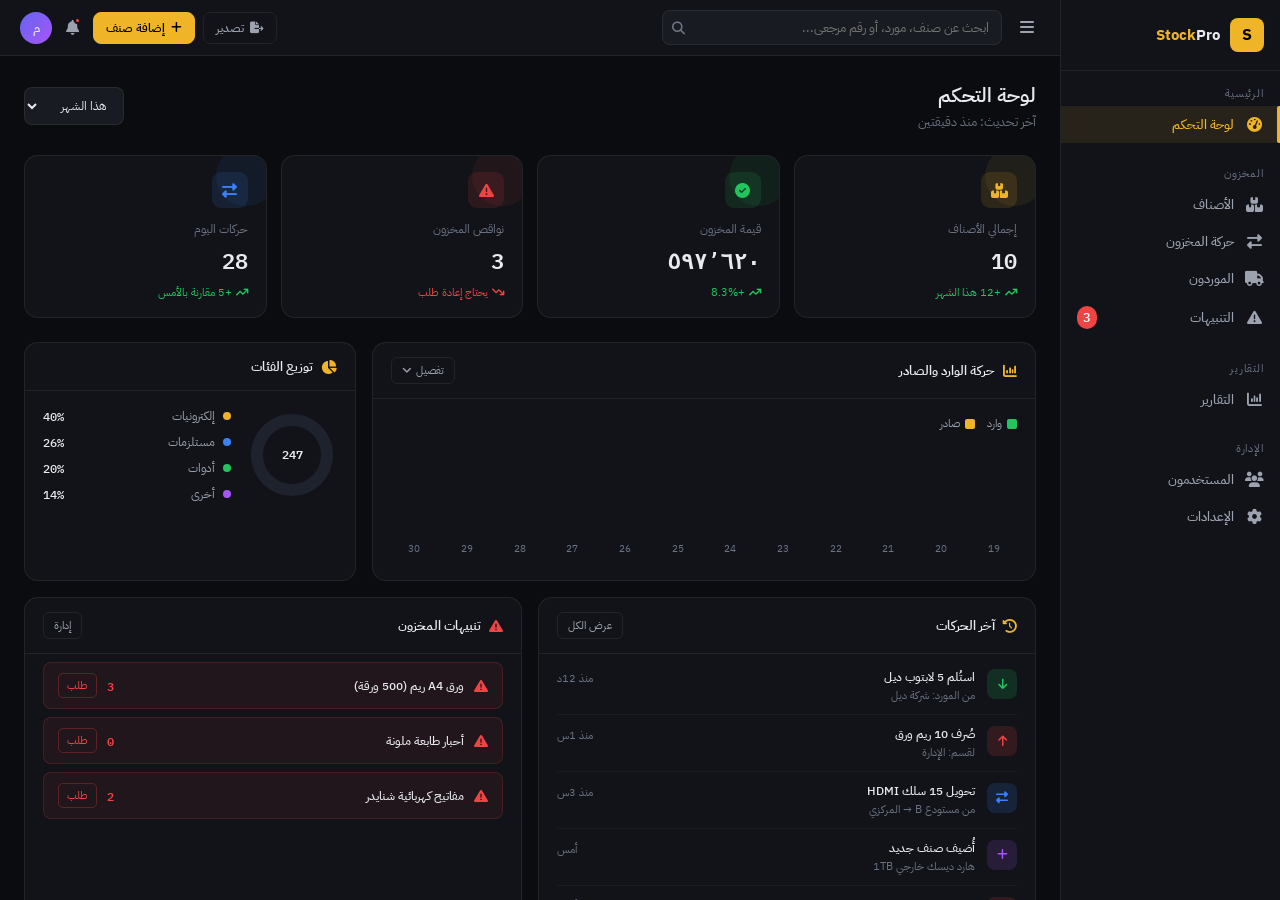
<file: warehouse.html>
<!DOCTYPE html>
<html lang="ar" dir="rtl">
<head>
<meta charset="UTF-8"/>
<meta name="viewport" content="width=device-width,initial-scale=1"/>
<title>StockPro — نظام إدارة المخازن</title>
<link href="https://fonts.googleapis.com/css2?family=IBM+Plex+Sans+Arabic:wght@300;400;500;600;700&family=IBM+Plex+Mono:wght@400;500&display=swap" rel="stylesheet"/>
<link rel="stylesheet" href="https://cdnjs.cloudflare.com/ajax/libs/font-awesome/6.5.2/css/all.min.css"/>
<style>
:root {
  --bg:       #0a0c10;
  --surface:  #111318;
  --surface2: #181b22;
  --surface3: #1e222c;
  --border:   rgba(255,255,255,0.07);
  --border2:  rgba(255,255,255,0.12);
  --gold:     #f0b429;
  --gold2:    #e09a10;
  --green:    #22c55e;
  --red:      #ef4444;
  --blue:     #3b82f6;
  --purple:   #a855f7;
  --cyan:     #06b6d4;
  --text:     #e8eaf0;
  --muted:    #6b7280;
  --muted2:   #9ca3af;
  --radius:   10px;
  --radius2:  14px;
}
*,*::before,*::after{box-sizing:border-box;margin:0;padding:0}
html,body{height:100%;overflow:hidden}
body{background:var(--bg);color:var(--text);font-family:'IBM Plex Sans Arabic',sans-serif;font-size:14px;display:flex}

/* ── SIDEBAR ── */
.sidebar{width:220px;min-width:220px;background:var(--surface);border-left:1px solid var(--border);display:flex;flex-direction:column;padding:0;overflow-y:auto;transition:width .25s}
.sidebar.collapsed{width:60px;min-width:60px}
.sidebar-logo{padding:18px 16px;display:flex;align-items:center;gap:10px;border-bottom:1px solid var(--border)}
.logo-icon{width:34px;height:34px;background:var(--gold);border-radius:8px;display:grid;place-items:center;flex-shrink:0;font-size:16px;color:#000;font-weight:700}
.logo-text{font-weight:700;font-size:15px;color:var(--text);white-space:nowrap;overflow:hidden}
.logo-text span{color:var(--gold)}
.sidebar-section{padding:8px 0}
.sidebar-label{padding:6px 16px 4px;font-size:11px;color:var(--muted);letter-spacing:.08em;text-transform:uppercase;white-space:nowrap;overflow:hidden}
.nav-item{display:flex;align-items:center;gap:10px;padding:9px 16px;cursor:pointer;transition:background .15s,color .15s;border-radius:0;color:var(--muted2);white-space:nowrap;overflow:hidden;position:relative}
.nav-item:hover{background:rgba(255,255,255,0.04);color:var(--text)}
.nav-item.active{background:rgba(240,180,41,0.1);color:var(--gold)}
.nav-item.active::before{content:'';position:absolute;right:0;top:0;bottom:0;width:3px;background:var(--gold);border-radius:2px 0 0 2px}
.nav-item i{width:20px;text-align:center;font-size:15px;flex-shrink:0}
.nav-item span{font-size:13px;font-weight:500}
.nav-badge{margin-right:auto;background:var(--red);color:#fff;font-size:10px;font-weight:700;padding:2px 6px;border-radius:999px}

/* ── MAIN ── */
.main{flex:1;display:flex;flex-direction:column;overflow:hidden}
.topbar{height:56px;background:var(--surface);border-bottom:1px solid var(--border);display:flex;align-items:center;gap:12px;padding:0 20px;flex-shrink:0}
.topbar-toggle{background:none;border:none;color:var(--muted2);cursor:pointer;font-size:16px;padding:6px;border-radius:6px;transition:background .15s}
.topbar-toggle:hover{background:var(--surface3)}
.topbar-search{flex:1;max-width:340px;position:relative}
.topbar-search input{width:100%;background:var(--surface2);border:1px solid var(--border);border-radius:8px;padding:7px 12px 7px 34px;color:var(--text);font-family:inherit;font-size:13px;outline:none;transition:border .2s}
.topbar-search input:focus{border-color:rgba(240,180,41,0.4)}
.topbar-search i{position:absolute;left:10px;top:50%;transform:translateY(-50%);color:var(--muted);font-size:13px}
.topbar-right{margin-right:auto;display:flex;align-items:center;gap:8px}
.tb-btn{background:none;border:1px solid var(--border);color:var(--muted2);cursor:pointer;padding:6px 12px;border-radius:8px;font-family:inherit;font-size:12px;font-weight:500;display:flex;align-items:center;gap:6px;transition:all .15s}
.tb-btn:hover{border-color:var(--border2);color:var(--text);background:var(--surface2)}
.tb-btn.primary{background:var(--gold);color:#000;border-color:var(--gold);font-weight:600}
.tb-btn.primary:hover{background:var(--gold2);border-color:var(--gold2)}
.user-avatar{width:32px;height:32px;border-radius:50%;background:linear-gradient(135deg,#6366f1,#a855f7);display:grid;place-items:center;font-size:12px;font-weight:600;cursor:pointer;flex-shrink:0}
.notif-btn{position:relative;background:none;border:none;color:var(--muted2);cursor:pointer;font-size:15px;padding:6px;border-radius:6px;transition:background .15s}
.notif-btn:hover{background:var(--surface3);color:var(--text)}
.notif-dot{position:absolute;top:4px;right:4px;width:7px;height:7px;background:var(--red);border-radius:50%;border:2px solid var(--surface)}

.content{flex:1;overflow-y:auto;padding:24px}

/* ── PAGE HEADER ── */
.page-header{display:flex;align-items:center;justify-content:space-between;margin-bottom:24px}
.page-title{font-size:20px;font-weight:600;color:var(--text)}
.page-sub{font-size:13px;color:var(--muted);margin-top:2px}
.breadcrumb{display:flex;align-items:center;gap:6px;font-size:12px;color:var(--muted)}
.breadcrumb span{color:var(--muted2)}
.breadcrumb i{font-size:10px}

/* ── KPI CARDS ── */
.kpi-grid{display:grid;grid-template-columns:repeat(4,1fr);gap:14px;margin-bottom:24px}
.kpi-card{background:var(--surface);border:1px solid var(--border);border-radius:var(--radius2);padding:16px 18px;position:relative;overflow:hidden;cursor:pointer;transition:border-color .2s,transform .15s}
.kpi-card:hover{border-color:var(--border2);transform:translateY(-1px)}
.kpi-card::before{content:'';position:absolute;top:0;right:0;width:60px;height:60px;border-radius:50%;opacity:.07;transform:translate(10px,-10px)}
.kpi-card.c-gold::before{background:var(--gold)}
.kpi-card.c-green::before{background:var(--green)}
.kpi-card.c-red::before{background:var(--red)}
.kpi-card.c-blue::before{background:var(--blue)}
.kpi-icon{width:36px;height:36px;border-radius:9px;display:grid;place-items:center;font-size:15px;margin-bottom:12px}
.kpi-card.c-gold .kpi-icon{background:rgba(240,180,41,0.12);color:var(--gold)}
.kpi-card.c-green .kpi-icon{background:rgba(34,197,94,0.12);color:var(--green)}
.kpi-card.c-red .kpi-icon{background:rgba(239,68,68,0.12);color:var(--red)}
.kpi-card.c-blue .kpi-icon{background:rgba(59,130,246,0.12);color:var(--blue)}
.kpi-label{font-size:12px;color:var(--muted);margin-bottom:4px}
.kpi-value{font-size:22px;font-weight:600;font-family:'IBM Plex Mono',monospace;color:var(--text)}
.kpi-change{display:flex;align-items:center;gap:4px;font-size:11px;margin-top:6px}
.kpi-change.up{color:var(--green)}.kpi-change.down{color:var(--red)}

/* ── GRID 2-COL ── */
.grid-2{display:grid;grid-template-columns:1fr 1fr;gap:16px;margin-bottom:16px}
.grid-3{display:grid;grid-template-columns:2fr 1fr;gap:16px;margin-bottom:16px}

/* ── CARD ── */
.card{background:var(--surface);border:1px solid var(--border);border-radius:var(--radius2);overflow:hidden}
.card-header{padding:14px 18px;border-bottom:1px solid var(--border);display:flex;align-items:center;justify-content:space-between}
.card-title{font-size:13px;font-weight:600;color:var(--text);display:flex;align-items:center;gap:8px}
.card-title i{color:var(--gold);font-size:14px}
.card-actions{display:flex;gap:6px}
.card-btn{background:none;border:1px solid var(--border);color:var(--muted2);cursor:pointer;padding:4px 10px;border-radius:6px;font-size:11px;font-family:inherit;transition:all .15s;display:flex;align-items:center;gap:4px}
.card-btn:hover{border-color:var(--border2);color:var(--text)}
.card-body{padding:16px 18px}

/* ── TABLE ── */
.table-wrap{overflow-x:auto}
table{width:100%;border-collapse:collapse;font-size:13px}
th{padding:9px 12px;text-align:right;color:var(--muted);font-weight:500;font-size:11px;text-transform:uppercase;letter-spacing:.05em;border-bottom:1px solid var(--border);white-space:nowrap}
td{padding:10px 12px;border-bottom:1px solid rgba(255,255,255,0.04);color:var(--text);vertical-align:middle}
tr:last-child td{border-bottom:none}
tr:hover td{background:rgba(255,255,255,0.02)}
.td-mono{font-family:'IBM Plex Mono',monospace;font-size:12px}

/* ── BADGES ── */
.badge{display:inline-flex;align-items:center;gap:4px;padding:3px 9px;border-radius:999px;font-size:11px;font-weight:600;white-space:nowrap}
.badge-green{background:rgba(34,197,94,0.12);color:#4ade80}
.badge-red{background:rgba(239,68,68,0.12);color:#f87171}
.badge-yellow{background:rgba(240,180,41,0.12);color:var(--gold)}
.badge-blue{background:rgba(59,130,246,0.12);color:#60a5fa}
.badge-purple{background:rgba(168,85,247,0.12);color:#c084fc}
.badge-gray{background:rgba(107,114,128,0.15);color:var(--muted2)}

/* ── STOCK BAR ── */
.stock-bar{width:90px;height:6px;background:var(--surface3);border-radius:3px;overflow:hidden}
.stock-fill{height:100%;border-radius:3px;transition:width .5s}
.fill-green{background:var(--green)}.fill-yellow{background:var(--gold)}.fill-red{background:var(--red)}

/* ── CHART BARS ── */
.bar-chart{display:flex;align-items:flex-end;gap:6px;height:120px;padding:8px 0}
.bar-col{flex:1;display:flex;flex-direction:column;align-items:center;gap:4px}
.bar-fill{width:100%;border-radius:4px 4px 0 0;transition:height .5s;min-height:4px;cursor:pointer;position:relative}
.bar-fill:hover::after{content:attr(data-val);position:absolute;top:-22px;left:50%;transform:translateX(-50%);background:var(--surface3);color:var(--text);padding:2px 6px;border-radius:4px;font-size:10px;white-space:nowrap;font-family:'IBM Plex Mono',monospace}
.bar-label{font-size:10px;color:var(--muted);text-align:center}

/* ── DONUT ── */
.donut-wrap{display:flex;align-items:center;gap:16px}
.donut-svg{flex-shrink:0}
.donut-legend{display:flex;flex-direction:column;gap:8px;flex:1}
.legend-item{display:flex;align-items:center;gap:8px;font-size:12px}
.legend-dot{width:8px;height:8px;border-radius:50%;flex-shrink:0}
.legend-name{color:var(--muted2);flex:1}
.legend-val{color:var(--text);font-weight:500;font-family:'IBM Plex Mono',monospace;font-size:12px}

/* ── ACTIVITY ── */
.activity-list{display:flex;flex-direction:column;gap:0}
.act-item{display:flex;align-items:flex-start;gap:12px;padding:10px 0;border-bottom:1px solid rgba(255,255,255,0.04)}
.act-item:last-child{border-bottom:none}
.act-icon{width:30px;height:30px;border-radius:8px;display:grid;place-items:center;font-size:12px;flex-shrink:0;margin-top:1px}
.act-body{flex:1;min-width:0}
.act-title{font-size:12px;color:var(--text);font-weight:500}
.act-sub{font-size:11px;color:var(--muted);margin-top:1px}
.act-time{font-size:11px;color:var(--muted);flex-shrink:0;margin-top:2px}

/* ── ALERT ROW ── */
.alert-row{display:flex;align-items:center;gap:10px;padding:10px 14px;background:rgba(239,68,68,0.07);border:1px solid rgba(239,68,68,0.18);border-radius:8px;margin-bottom:8px;font-size:12px}
.alert-row i{color:var(--red);font-size:14px;flex-shrink:0}
.alert-row .al-name{flex:1;color:var(--text);font-weight:500}
.alert-row .al-qty{color:var(--red);font-family:'IBM Plex Mono',monospace;font-weight:600}
.alert-row .al-btn{background:none;border:1px solid rgba(239,68,68,0.3);color:var(--red);font-size:11px;padding:3px 8px;border-radius:5px;cursor:pointer;font-family:inherit;transition:background .15s}
.alert-row .al-btn:hover{background:rgba(239,68,68,0.12)}

/* ── MODAL ── */
.modal-overlay{position:fixed;inset:0;background:rgba(0,0,0,0.65);backdrop-filter:blur(4px);z-index:1000;display:flex;align-items:center;justify-content:center;opacity:0;pointer-events:none;transition:opacity .2s}
.modal-overlay.open{opacity:1;pointer-events:auto}
.modal{background:var(--surface);border:1px solid var(--border2);border-radius:16px;width:520px;max-width:95vw;max-height:90vh;overflow-y:auto;transform:scale(.95) translateY(10px);transition:transform .2s;box-shadow:0 30px 80px rgba(0,0,0,0.7)}
.modal-overlay.open .modal{transform:scale(1) translateY(0)}
.modal-header{padding:18px 20px;border-bottom:1px solid var(--border);display:flex;align-items:center;justify-content:space-between}
.modal-title{font-size:15px;font-weight:600}
.modal-close{background:none;border:none;color:var(--muted2);cursor:pointer;font-size:16px;padding:4px;border-radius:6px;transition:color .15s,background .15s}
.modal-close:hover{color:var(--text);background:var(--surface2)}
.modal-body{padding:20px}
.form-grid{display:grid;grid-template-columns:1fr 1fr;gap:14px}
.form-field{display:flex;flex-direction:column;gap:6px}
.form-field.full{grid-column:1/-1}
.form-label{font-size:12px;color:var(--muted2);font-weight:500}
.form-input{background:var(--surface2);border:1px solid var(--border);border-radius:8px;padding:8px 12px;color:var(--text);font-family:inherit;font-size:13px;outline:none;transition:border .2s;width:100%}
.form-input:focus{border-color:rgba(240,180,41,0.45)}
.form-select{background:var(--surface2);border:1px solid var(--border);border-radius:8px;padding:8px 12px;color:var(--text);font-family:inherit;font-size:13px;outline:none;cursor:pointer;width:100%}
.modal-footer{padding:14px 20px;border-top:1px solid var(--border);display:flex;justify-content:flex-end;gap:8px}

/* ── TABS ── */
.tabs{display:flex;gap:2px;background:var(--surface2);padding:3px;border-radius:9px;margin-bottom:18px}
.tab{padding:6px 14px;border-radius:7px;cursor:pointer;font-size:12px;font-weight:500;color:var(--muted2);transition:all .15s;white-space:nowrap}
.tab.active{background:var(--surface);color:var(--text);box-shadow:0 1px 4px rgba(0,0,0,0.3)}

/* ── PAGES ── */
.page{display:none}.page.active{display:block}

/* ── SEARCH HIGHLIGHT ── */
.hl{background:rgba(240,180,41,0.25);border-radius:2px;padding:0 2px}

/* ── SCROLLBAR ── */
::-webkit-scrollbar{width:5px;height:5px}
::-webkit-scrollbar-track{background:transparent}
::-webkit-scrollbar-thumb{background:var(--surface3);border-radius:3px}

/* ── PROGRESS RING ── */
.prog-ring{transform:rotate(-90deg)}

/* ── RESPONSIVE ── */
@media(max-width:900px){
  .kpi-grid{grid-template-columns:repeat(2,1fr)}
  .grid-2,.grid-3{grid-template-columns:1fr}
  .sidebar{width:60px;min-width:60px}
  .sidebar .logo-text,.sidebar .nav-item span,.sidebar .sidebar-label{display:none}
}

/* ── USERS PAGE ── */
.user-row td:first-child{display:flex;align-items:center;gap:10px}
.uavatar{width:30px;height:30px;border-radius:50%;display:grid;place-items:center;font-size:11px;font-weight:600;flex-shrink:0}

/* ── EMPTY STATE ── */
.empty{display:flex;flex-direction:column;align-items:center;justify-content:center;padding:40px;gap:10px;color:var(--muted)}
.empty i{font-size:32px;opacity:.4}
.empty p{font-size:13px}

/* ── TOAST ── */
.toast-wrap{position:fixed;bottom:24px;left:24px;z-index:2000;display:flex;flex-direction:column;gap:8px;pointer-events:none}
.toast{background:var(--surface2);border:1px solid var(--border2);border-radius:10px;padding:10px 16px;font-size:12px;display:flex;align-items:center;gap:10px;min-width:220px;transform:translateY(20px);opacity:0;transition:all .3s;pointer-events:auto;box-shadow:0 8px 24px rgba(0,0,0,0.4)}
.toast.show{transform:translateY(0);opacity:1}
.toast.t-success{border-color:rgba(34,197,94,0.3)}.toast.t-success i{color:var(--green)}
.toast.t-error{border-color:rgba(239,68,68,0.3)}.toast.t-error i{color:var(--red)}
.toast.t-info{border-color:rgba(59,130,246,0.3)}.toast.t-info i{color:var(--blue)}

/* ── REPORT CARDS ── */
.report-grid{display:grid;grid-template-columns:repeat(3,1fr);gap:14px;margin-bottom:20px}
.report-card{background:var(--surface);border:1px solid var(--border);border-radius:var(--radius2);padding:16px;cursor:pointer;transition:all .2s;display:flex;flex-direction:column;gap:10px}
.report-card:hover{border-color:var(--border2);transform:translateY(-2px)}
.rc-icon{width:40px;height:40px;border-radius:10px;display:grid;place-items:center;font-size:17px}
.rc-title{font-size:13px;font-weight:600;color:var(--text)}
.rc-desc{font-size:11px;color:var(--muted);line-height:1.5}
.rc-arrow{color:var(--muted);font-size:12px;margin-top:auto;display:flex;align-items:center;gap:4px}

/* ── SETTINGS ── */
.settings-section{margin-bottom:24px}
.settings-title{font-size:13px;font-weight:600;color:var(--text);margin-bottom:12px;padding-bottom:8px;border-bottom:1px solid var(--border)}
.settings-row{display:flex;align-items:center;justify-content:space-between;padding:10px 0;border-bottom:1px solid rgba(255,255,255,0.03)}
.settings-row:last-child{border-bottom:none}
.sr-label{font-size:13px;color:var(--text)}
.sr-sub{font-size:11px;color:var(--muted);margin-top:2px}
.toggle{width:38px;height:22px;background:var(--surface3);border-radius:11px;position:relative;cursor:pointer;transition:background .2s;flex-shrink:0;border:none}
.toggle.on{background:var(--green)}
.toggle::after{content:'';position:absolute;width:16px;height:16px;background:#fff;border-radius:50%;top:3px;right:3px;transition:transform .2s}
.toggle.on::after{transform:translateX(-16px)}
</style>
</head>
<body>

<!-- SIDEBAR -->
<div class="sidebar" id="sidebar">
  <div class="sidebar-logo">
    <div class="logo-icon">S</div>
    <div class="logo-text"><span>Stock</span>Pro</div>
  </div>
  <div class="sidebar-section">
    <div class="sidebar-label">الرئيسية</div>
    <div class="nav-item active" data-page="dashboard">
      <i class="fa-solid fa-gauge-high"></i><span>لوحة التحكم</span>
    </div>
  </div>
  <div class="sidebar-section">
    <div class="sidebar-label">المخزون</div>
    <div class="nav-item" data-page="inventory">
      <i class="fa-solid fa-boxes-stacked"></i><span>الأصناف</span>
    </div>
    <div class="nav-item" data-page="movements">
      <i class="fa-solid fa-right-left"></i><span>حركة المخزون</span>
    </div>
    <div class="nav-item" data-page="suppliers">
      <i class="fa-solid fa-truck"></i><span>الموردون</span>
    </div>
    <div class="nav-item" data-page="alerts">
      <i class="fa-solid fa-triangle-exclamation"></i><span>التنبيهات</span>
      <span class="nav-badge" id="alertBadge">3</span>
    </div>
  </div>
  <div class="sidebar-section">
    <div class="sidebar-label">التقارير</div>
    <div class="nav-item" data-page="reports">
      <i class="fa-solid fa-chart-column"></i><span>التقارير</span>
    </div>
  </div>
  <div class="sidebar-section">
    <div class="sidebar-label">الإدارة</div>
    <div class="nav-item" data-page="users">
      <i class="fa-solid fa-users"></i><span>المستخدمون</span>
    </div>
    <div class="nav-item" data-page="settings">
      <i class="fa-solid fa-gear"></i><span>الإعدادات</span>
    </div>
  </div>
</div>

<!-- MAIN -->
<div class="main">
  <!-- TOPBAR -->
  <div class="topbar">
    <button class="topbar-toggle" onclick="toggleSidebar()"><i class="fa-solid fa-bars"></i></button>
    <div class="topbar-search">
      <i class="fa-solid fa-magnifying-glass"></i>
      <input type="text" placeholder="ابحث عن صنف، مورد، أو رقم مرجعي..." id="globalSearch" oninput="handleSearch(this.value)"/>
    </div>
    <div class="topbar-right">
      <button class="tb-btn" onclick="showModal('exportModal')"><i class="fa-solid fa-file-export"></i> تصدير</button>
      <button class="tb-btn primary" onclick="showModal('addItemModal')"><i class="fa-solid fa-plus"></i> إضافة صنف</button>
      <button class="notif-btn" onclick="navTo('alerts')"><i class="fa-solid fa-bell"></i><span class="notif-dot"></span></button>
      <div class="user-avatar" title="المدير العام">م</div>
    </div>
  </div>

  <!-- CONTENT -->
  <div class="content">

    <!-- ══ DASHBOARD ══ -->
    <div class="page active" id="page-dashboard">
      <div class="page-header">
        <div>
          <div class="page-title">لوحة التحكم</div>
          <div class="page-sub">آخر تحديث: منذ دقيقتين</div>
        </div>
        <div style="display:flex;gap:8px">
          <select class="form-select" style="width:auto;font-size:12px" onchange="updateCharts(this.value)">
            <option value="week">هذا الأسبوع</option>
            <option value="month" selected>هذا الشهر</option>
            <option value="quarter">هذا الربع</option>
          </select>
        </div>
      </div>

      <!-- KPI -->
      <div class="kpi-grid">
        <div class="kpi-card c-gold">
          <div class="kpi-icon"><i class="fa-solid fa-boxes-stacked"></i></div>
          <div class="kpi-label">إجمالي الأصناف</div>
          <div class="kpi-value" id="k-total">247</div>
          <div class="kpi-change up"><i class="fa-solid fa-arrow-trend-up"></i> +12 هذا الشهر</div>
        </div>
        <div class="kpi-card c-green">
          <div class="kpi-icon"><i class="fa-solid fa-circle-check"></i></div>
          <div class="kpi-label">قيمة المخزون</div>
          <div class="kpi-value" id="k-value">184,320</div>
          <div class="kpi-change up"><i class="fa-solid fa-arrow-trend-up"></i> +8.3%</div>
        </div>
        <div class="kpi-card c-red">
          <div class="kpi-icon"><i class="fa-solid fa-triangle-exclamation"></i></div>
          <div class="kpi-label">نواقص المخزون</div>
          <div class="kpi-value" id="k-low">3</div>
          <div class="kpi-change down"><i class="fa-solid fa-arrow-trend-down"></i> يحتاج إعادة طلب</div>
        </div>
        <div class="kpi-card c-blue">
          <div class="kpi-icon"><i class="fa-solid fa-right-left"></i></div>
          <div class="kpi-label">حركات اليوم</div>
          <div class="kpi-value" id="k-moves">28</div>
          <div class="kpi-change up"><i class="fa-solid fa-arrow-trend-up"></i> +5 مقارنة بالأمس</div>
        </div>
      </div>

      <div class="grid-3">
        <!-- Bar Chart -->
        <div class="card">
          <div class="card-header">
            <div class="card-title"><i class="fa-solid fa-chart-column"></i> حركة الوارد والصادر</div>
            <div class="card-actions">
              <button class="card-btn">تفصيل <i class="fa-solid fa-angle-down"></i></button>
            </div>
          </div>
          <div class="card-body">
            <div style="display:flex;gap:12px;margin-bottom:12px">
              <div style="display:flex;align-items:center;gap:5px;font-size:11px;color:var(--muted2)"><span style="width:10px;height:10px;background:#22c55e;border-radius:2px;display:inline-block"></span>وارد</div>
              <div style="display:flex;align-items:center;gap:5px;font-size:11px;color:var(--muted2)"><span style="width:10px;height:10px;background:#f0b429;border-radius:2px;display:inline-block"></span>صادر</div>
            </div>
            <div id="barChart" class="bar-chart"></div>
          </div>
        </div>

        <!-- Donut -->
        <div class="card">
          <div class="card-header">
            <div class="card-title"><i class="fa-solid fa-chart-pie"></i> توزيع الفئات</div>
          </div>
          <div class="card-body">
            <div class="donut-wrap">
              <svg class="donut-svg" width="90" height="90" viewBox="0 0 90 90">
                <circle cx="45" cy="45" r="35" fill="none" stroke="var(--surface3)" stroke-width="12"/>
                <circle id="d1" cx="45" cy="45" r="35" fill="none" stroke="#f0b429" stroke-width="12" stroke-dasharray="88 132" stroke-dashoffset="0" class="prog-ring"/>
                <circle id="d2" cx="45" cy="45" r="35" fill="none" stroke="#3b82f6" stroke-width="12" stroke-dasharray="57 163" stroke-dashoffset="-88" class="prog-ring"/>
                <circle id="d3" cx="45" cy="45" r="35" fill="none" stroke="#22c55e" stroke-width="12" stroke-dasharray="44 176" stroke-dashoffset="-145" class="prog-ring"/>
                <circle id="d4" cx="45" cy="45" r="35" fill="none" stroke="#a855f7" stroke-width="12" stroke-dasharray="31 189" stroke-dashoffset="-189" class="prog-ring"/>
                <text x="45" y="49" text-anchor="middle" font-size="12" font-weight="600" fill="var(--text)" font-family="'IBM Plex Mono',monospace">247</text>
              </svg>
              <div class="donut-legend">
                <div class="legend-item"><div class="legend-dot" style="background:#f0b429"></div><div class="legend-name">إلكترونيات</div><div class="legend-val">40%</div></div>
                <div class="legend-item"><div class="legend-dot" style="background:#3b82f6"></div><div class="legend-name">مستلزمات</div><div class="legend-val">26%</div></div>
                <div class="legend-item"><div class="legend-dot" style="background:#22c55e"></div><div class="legend-name">أدوات</div><div class="legend-val">20%</div></div>
                <div class="legend-item"><div class="legend-dot" style="background:#a855f7"></div><div class="legend-name">أخرى</div><div class="legend-val">14%</div></div>
              </div>
            </div>
          </div>
        </div>
      </div>

      <div class="grid-2">
        <!-- Recent Activity -->
        <div class="card">
          <div class="card-header">
            <div class="card-title"><i class="fa-solid fa-clock-rotate-left"></i> آخر الحركات</div>
            <button class="card-btn" onclick="navTo('movements')">عرض الكل</button>
          </div>
          <div class="card-body" style="padding-top:4px">
            <div class="activity-list" id="activityList"></div>
          </div>
        </div>

        <!-- Low Stock Alerts -->
        <div class="card">
          <div class="card-header">
            <div class="card-title"><i class="fa-solid fa-triangle-exclamation" style="color:var(--red)"></i> تنبيهات المخزون</div>
            <button class="card-btn" onclick="navTo('alerts')">إدارة</button>
          </div>
          <div class="card-body" style="padding-top:8px">
            <div id="dashAlerts"></div>
          </div>
        </div>
      </div>
    </div>

    <!-- ══ INVENTORY ══ -->
    <div class="page" id="page-inventory">
      <div class="page-header">
        <div>
          <div class="page-title">إدارة الأصناف</div>
          <div class="page-sub" id="invCount">247 صنف مسجل</div>
        </div>
        <div style="display:flex;gap:8px;align-items:center">
          <input type="text" class="form-input" style="width:200px" placeholder="بحث في الأصناف..." id="invSearch" oninput="filterInventory(this.value)"/>
          <select class="form-select" style="width:140px" id="catFilter" onchange="filterInventory()">
            <option value="">كل الفئات</option>
            <option>إلكترونيات</option>
            <option>مستلزمات</option>
            <option>أدوات</option>
            <option>أخرى</option>
          </select>
          <button class="tb-btn primary" onclick="showModal('addItemModal')"><i class="fa-solid fa-plus"></i> إضافة</button>
        </div>
      </div>
      <div class="tabs">
        <div class="tab active" onclick="setTab(this,'all')">الكل</div>
        <div class="tab" onclick="setTab(this,'active')">متوفر</div>
        <div class="tab" onclick="setTab(this,'low')">نقص</div>
        <div class="tab" onclick="setTab(this,'out')">نفد</div>
      </div>
      <div class="card">
        <div class="table-wrap">
          <table>
            <thead>
              <tr>
                <th>الصنف</th>
                <th>الرمز</th>
                <th>الفئة</th>
                <th>الكمية</th>
                <th>المستودع</th>
                <th>سعر الوحدة</th>
                <th>الحالة</th>
                <th>المخزون</th>
                <th>إجراءات</th>
              </tr>
            </thead>
            <tbody id="inventoryTable"></tbody>
          </table>
        </div>
      </div>
    </div>

    <!-- ══ MOVEMENTS ══ -->
    <div class="page" id="page-movements">
      <div class="page-header">
        <div>
          <div class="page-title">حركة المخزون</div>
          <div class="page-sub">تسجيل وتتبع الوارد والصادر والتحويلات</div>
        </div>
        <div style="display:flex;gap:8px">
          <button class="tb-btn" onclick="showModal('moveModal')"><i class="fa-solid fa-right-left"></i> تسجيل حركة</button>
        </div>
      </div>
      <div class="card">
        <div class="card-header" style="gap:10px">
          <div class="card-title"><i class="fa-solid fa-list"></i> سجل الحركات</div>
          <div style="display:flex;gap:8px;margin-right:auto">
            <select class="form-select" style="width:130px;font-size:12px" id="movTypeFilter" onchange="filterMovements()">
              <option value="">كل الأنواع</option>
              <option value="in">وارد</option>
              <option value="out">صادر</option>
              <option value="transfer">تحويل</option>
            </select>
            <input type="date" class="form-input" style="width:140px;font-size:12px" id="movDateFilter" onchange="filterMovements()"/>
          </div>
        </div>
        <div class="table-wrap">
          <table>
            <thead>
              <tr>
                <th>رقم الحركة</th>
                <th>الصنف</th>
                <th>النوع</th>
                <th>الكمية</th>
                <th>من / إلى</th>
                <th>المستخدم</th>
                <th>التاريخ</th>
                <th>ملاحظات</th>
              </tr>
            </thead>
            <tbody id="movementsTable"></tbody>
          </table>
        </div>
      </div>
    </div>

    <!-- ══ SUPPLIERS ══ -->
    <div class="page" id="page-suppliers">
      <div class="page-header">
        <div class="page-title">الموردون</div>
        <button class="tb-btn primary" onclick="showModal('addSupplierModal')"><i class="fa-solid fa-plus"></i> مورد جديد</button>
      </div>
      <div class="card">
        <div class="table-wrap">
          <table>
            <thead><tr><th>اسم المورد</th><th>التخصص</th><th>التواصل</th><th>عدد الأصناف</th><th>آخر توريد</th><th>الحالة</th><th>إجراءات</th></tr></thead>
            <tbody id="suppliersTable"></tbody>
          </table>
        </div>
      </div>
    </div>

    <!-- ══ ALERTS ══ -->
    <div class="page" id="page-alerts">
      <div class="page-header">
        <div>
          <div class="page-title">تنبيهات المخزون</div>
          <div class="page-sub">الأصناف التي وصلت حد الإنذار أو نفدت</div>
        </div>
        <button class="tb-btn primary" onclick="reorderAll()"><i class="fa-solid fa-cart-shopping"></i> إعادة طلب الكل</button>
      </div>
      <div id="alertsPage"></div>
    </div>

    <!-- ══ REPORTS ══ -->
    <div class="page" id="page-reports">
      <div class="page-header">
        <div class="page-title">التقارير والإحصائيات</div>
      </div>
      <div class="report-grid">
        <div class="report-card" onclick="showToast('جاري تجهيز التقرير...','info')">
          <div class="rc-icon" style="background:rgba(240,180,41,.12);color:var(--gold)"><i class="fa-solid fa-warehouse"></i></div>
          <div class="rc-title">تقرير المخزون الحالي</div>
          <div class="rc-desc">قائمة شاملة بكل الأصناف وكمياتها وقيمها الحالية</div>
          <div class="rc-arrow"><i class="fa-solid fa-download"></i> تحميل PDF</div>
        </div>
        <div class="report-card" onclick="showToast('جاري تجهيز التقرير...','info')">
          <div class="rc-icon" style="background:rgba(34,197,94,.12);color:var(--green)"><i class="fa-solid fa-right-left"></i></div>
          <div class="rc-title">تقرير حركة المخزون</div>
          <div class="rc-desc">تفاصيل جميع الواردات والصادرات خلال فترة محددة</div>
          <div class="rc-arrow"><i class="fa-solid fa-download"></i> تحميل Excel</div>
        </div>
        <div class="report-card" onclick="showToast('جاري تجهيز التقرير...','info')">
          <div class="rc-icon" style="background:rgba(239,68,68,.12);color:var(--red)"><i class="fa-solid fa-triangle-exclamation"></i></div>
          <div class="rc-title">تقرير نواقص المخزون</div>
          <div class="rc-desc">الأصناف التي تحتاج إعادة طلب أو وصلت حد الإنذار</div>
          <div class="rc-arrow"><i class="fa-solid fa-download"></i> تحميل PDF</div>
        </div>
        <div class="report-card" onclick="showToast('جاري تجهيز التقرير...','info')">
          <div class="rc-icon" style="background:rgba(59,130,246,.12);color:var(--blue)"><i class="fa-solid fa-truck"></i></div>
          <div class="rc-title">تقرير الموردين</div>
          <div class="rc-desc">ملخص تعاملات الموردين والمشتريات لكل مورد</div>
          <div class="rc-arrow"><i class="fa-solid fa-download"></i> تحميل Excel</div>
        </div>
        <div class="report-card" onclick="showToast('جاري تجهيز التقرير...','info')">
          <div class="rc-icon" style="background:rgba(168,85,247,.12);color:var(--purple)"><i class="fa-solid fa-chart-line"></i></div>
          <div class="rc-title">تقرير تحليل التكلفة</div>
          <div class="rc-desc">تحليل تكاليف التخزين وقيمة المخزون الإجمالية</div>
          <div class="rc-arrow"><i class="fa-solid fa-download"></i> تحميل PDF</div>
        </div>
        <div class="report-card" onclick="showToast('جاري تجهيز التقرير...','info')">
          <div class="rc-icon" style="background:rgba(6,182,212,.12);color:var(--cyan)"><i class="fa-solid fa-rotate"></i></div>
          <div class="rc-title">تقرير معدل الدوران</div>
          <div class="rc-desc">سرعة دوران كل صنف وتحديد الأصناف الراكدة</div>
          <div class="rc-arrow"><i class="fa-solid fa-download"></i> تحميل Excel</div>
        </div>
      </div>
      <!-- Mini stats -->
      <div class="card">
        <div class="card-header"><div class="card-title"><i class="fa-solid fa-chart-bar"></i> ملخص الشهر الحالي</div></div>
        <div class="card-body">
          <div style="display:grid;grid-template-columns:repeat(4,1fr);gap:14px">
            <div style="text-align:center;padding:12px;background:var(--surface2);border-radius:10px">
              <div style="font-size:20px;font-weight:600;color:var(--green);font-family:'IBM Plex Mono',monospace">+1,240</div>
              <div style="font-size:11px;color:var(--muted);margin-top:4px">وحدات واردة</div>
            </div>
            <div style="text-align:center;padding:12px;background:var(--surface2);border-radius:10px">
              <div style="font-size:20px;font-weight:600;color:var(--gold);font-family:'IBM Plex Mono',monospace">-875</div>
              <div style="font-size:11px;color:var(--muted);margin-top:4px">وحدات صادرة</div>
            </div>
            <div style="text-align:center;padding:12px;background:var(--surface2);border-radius:10px">
              <div style="font-size:20px;font-weight:600;color:var(--blue);font-family:'IBM Plex Mono',monospace">32</div>
              <div style="font-size:11px;color:var(--muted);margin-top:4px">عملية توريد</div>
            </div>
            <div style="text-align:center;padding:12px;background:var(--surface2);border-radius:10px">
              <div style="font-size:20px;font-weight:600;color:var(--purple);font-family:'IBM Plex Mono',monospace">97.2%</div>
              <div style="font-size:11px;color:var(--muted);margin-top:4px">دقة الجرد</div>
            </div>
          </div>
        </div>
      </div>
    </div>

    <!-- ══ USERS ══ -->
    <div class="page" id="page-users">
      <div class="page-header">
        <div class="page-title">إدارة المستخدمين والصلاحيات</div>
        <button class="tb-btn primary" onclick="showModal('addUserModal')"><i class="fa-solid fa-user-plus"></i> مستخدم جديد</button>
      </div>
      <div class="card">
        <div class="table-wrap">
          <table>
            <thead><tr><th>المستخدم</th><th>الدور</th><th>الصلاحيات</th><th>آخر دخول</th><th>الحالة</th><th>إجراءات</th></tr></thead>
            <tbody id="usersTable"></tbody>
          </table>
        </div>
      </div>
    </div>

    <!-- ══ SETTINGS ══ -->
    <div class="page" id="page-settings">
      <div class="page-header"><div class="page-title">إعدادات النظام</div></div>
      <div style="max-width:600px">
        <div class="settings-section">
          <div class="settings-title">إعدادات المخزون</div>
          <div class="settings-row">
            <div><div class="sr-label">حد الإنذار الافتراضي</div><div class="sr-sub">الكمية التي تُفعّل التنبيه</div></div>
            <input type="number" class="form-input" value="10" style="width:80px;text-align:center"/>
          </div>
          <div class="settings-row">
            <div><div class="sr-label">تنبيهات البريد الإلكتروني</div><div class="sr-sub">إرسال تنبيه عند نقص المخزون</div></div>
            <button class="toggle on" onclick="this.classList.toggle('on')"></button>
          </div>
          <div class="settings-row">
            <div><div class="sr-label">السماح بالمخزون السالب</div><div class="sr-sub">السماح بتسجيل صادر أكثر من المتاح</div></div>
            <button class="toggle" onclick="this.classList.toggle('on')"></button>
          </div>
          <div class="settings-row">
            <div><div class="sr-label">الجرد الدوري التلقائي</div><div class="sr-sub">تذكير شهري بموعد الجرد</div></div>
            <button class="toggle on" onclick="this.classList.toggle('on')"></button>
          </div>
        </div>
        <div class="settings-section">
          <div class="settings-title">إعدادات النظام</div>
          <div class="settings-row">
            <div><div class="sr-label">اسم المستودع الرئيسي</div></div>
            <input type="text" class="form-input" value="المستودع المركزي" style="width:200px"/>
          </div>
          <div class="settings-row">
            <div><div class="sr-label">العملة الافتراضية</div></div>
            <select class="form-select" style="width:130px"><option>جنيه مصري (EGP)</option><option>ريال سعودي (SAR)</option><option>دولار (USD)</option></select>
          </div>
          <div class="settings-row">
            <div><div class="sr-label">حفظ تلقائي للسجلات</div><div class="sr-sub">نسخ احتياطي يومي</div></div>
            <button class="toggle on" onclick="this.classList.toggle('on')"></button>
          </div>
        </div>
        <div style="margin-top:16px">
          <button class="tb-btn primary" onclick="showToast('تم حفظ الإعدادات بنجاح','success')">
            <i class="fa-solid fa-floppy-disk"></i> حفظ الإعدادات
          </button>
        </div>
      </div>
    </div>

  </div><!-- /content -->
</div><!-- /main -->

<!-- ══ MODALS ══ -->

<!-- Add Item Modal -->
<div class="modal-overlay" id="addItemModal" onclick="closeModal(this)">
  <div class="modal" onclick="event.stopPropagation()">
    <div class="modal-header">
      <div class="modal-title">إضافة صنف جديد</div>
      <button class="modal-close" onclick="closeModal(document.getElementById('addItemModal'))"><i class="fa-solid fa-xmark"></i></button>
    </div>
    <div class="modal-body">
      <div class="form-grid">
        <div class="form-field full"><div class="form-label">اسم الصنف *</div><input class="form-input" id="ni-name" placeholder="مثال: لابتوب ديل إنسبايرون"/></div>
        <div class="form-field"><div class="form-label">الرمز / الكود</div><input class="form-input" id="ni-sku" placeholder="SKU-0001"/></div>
        <div class="form-field"><div class="form-label">الفئة *</div>
          <select class="form-select" id="ni-cat">
            <option>إلكترونيات</option><option>مستلزمات</option><option>أدوات</option><option>أخرى</option>
          </select>
        </div>
        <div class="form-field"><div class="form-label">الكمية الابتدائية</div><input class="form-input" type="number" id="ni-qty" placeholder="0"/></div>
        <div class="form-field"><div class="form-label">سعر الوحدة (ج.م)</div><input class="form-input" type="number" id="ni-price" placeholder="0.00"/></div>
        <div class="form-field"><div class="form-label">المستودع</div>
          <select class="form-select" id="ni-wh">
            <option>المستودع المركزي</option><option>مستودع B</option><option>مستودع C</option>
          </select>
        </div>
        <div class="form-field"><div class="form-label">حد الإنذار</div><input class="form-input" type="number" id="ni-min" placeholder="10"/></div>
        <div class="form-field full"><div class="form-label">ملاحظات</div><input class="form-input" id="ni-notes" placeholder="أي معلومات إضافية..."/></div>
      </div>
    </div>
    <div class="modal-footer">
      <button class="tb-btn" onclick="closeModal(document.getElementById('addItemModal'))">إلغاء</button>
      <button class="tb-btn primary" onclick="addItem()"><i class="fa-solid fa-plus"></i> إضافة الصنف</button>
    </div>
  </div>
</div>

<!-- Movement Modal -->
<div class="modal-overlay" id="moveModal" onclick="closeModal(this)">
  <div class="modal" onclick="event.stopPropagation()">
    <div class="modal-header">
      <div class="modal-title">تسجيل حركة مخزون</div>
      <button class="modal-close" onclick="closeModal(document.getElementById('moveModal'))"><i class="fa-solid fa-xmark"></i></button>
    </div>
    <div class="modal-body">
      <div class="form-grid">
        <div class="form-field full">
          <div class="form-label">نوع الحركة *</div>
          <select class="form-select" id="mv-type">
            <option value="in">وارد (استلام بضاعة)</option>
            <option value="out">صادر (صرف بضاعة)</option>
            <option value="transfer">تحويل بين مستودعات</option>
          </select>
        </div>
        <div class="form-field full">
          <div class="form-label">الصنف *</div>
          <select class="form-select" id="mv-item"></select>
        </div>
        <div class="form-field"><div class="form-label">الكمية *</div><input class="form-input" type="number" id="mv-qty" placeholder="0" min="1"/></div>
        <div class="form-field"><div class="form-label">التاريخ</div><input class="form-input" type="date" id="mv-date"/></div>
        <div class="form-field full" id="mvSourceField">
          <div class="form-label">من (المصدر) *</div>
          <select class="form-select" id="mv-from"></select>
        </div>
        <div class="form-field full" id="mvDestField" style="display:none">
          <div class="form-label">إلى (الوجهة) *</div>
          <select class="form-select" id="mv-to"></select>
        </div>
        <div class="form-field full"><div class="form-label">ملاحظات</div><input class="form-input" id="mv-notes" placeholder="رقم الفاتورة أو سبب الصرف..."/></div>
      </div>
    </div>
    <div class="modal-footer">
      <button class="tb-btn" onclick="closeModal(document.getElementById('moveModal'))">إلغاء</button>
      <button class="tb-btn primary" onclick="recordMovement()"><i class="fa-solid fa-check"></i> تسجيل الحركة</button>
    </div>
  </div>
</div>

<!-- Add User Modal -->
<div class="modal-overlay" id="addUserModal" onclick="closeModal(this)">
  <div class="modal" onclick="event.stopPropagation()">
    <div class="modal-header">
      <div class="modal-title">إضافة مستخدم جديد</div>
      <button class="modal-close" onclick="closeModal(document.getElementById('addUserModal'))"><i class="fa-solid fa-xmark"></i></button>
    </div>
    <div class="modal-body">
      <div class="form-grid">
        <div class="form-field full"><div class="form-label">الاسم الكامل *</div><input class="form-input" id="nu-name" placeholder="اسم المستخدم"/></div>
        <div class="form-field"><div class="form-label">البريد الإلكتروني *</div><input class="form-input" type="email" id="nu-email" placeholder="user@company.com"/></div>
        <div class="form-field"><div class="form-label">الدور *</div>
          <select class="form-select" id="nu-role">
            <option value="admin">مدير النظام</option>
            <option value="manager">مدير مخزون</option>
            <option value="operator">أمين مخزون</option>
            <option value="viewer">مشاهد فقط</option>
          </select>
        </div>
      </div>
    </div>
    <div class="modal-footer">
      <button class="tb-btn" onclick="closeModal(document.getElementById('addUserModal'))">إلغاء</button>
      <button class="tb-btn primary" onclick="addUser()"><i class="fa-solid fa-user-plus"></i> إضافة</button>
    </div>
  </div>
</div>

<!-- Add Supplier Modal -->
<div class="modal-overlay" id="addSupplierModal" onclick="closeModal(this)">
  <div class="modal" onclick="event.stopPropagation()">
    <div class="modal-header">
      <div class="modal-title">إضافة مورد جديد</div>
      <button class="modal-close" onclick="closeModal(document.getElementById('addSupplierModal'))"><i class="fa-solid fa-xmark"></i></button>
    </div>
    <div class="modal-body">
      <div class="form-grid">
        <div class="form-field full"><div class="form-label">اسم الشركة / المورد *</div><input class="form-input" id="ns-name" placeholder="اسم المورد"/></div>
        <div class="form-field"><div class="form-label">التخصص</div><input class="form-input" id="ns-spec" placeholder="إلكترونيات، مستلزمات..."/></div>
        <div class="form-field"><div class="form-label">رقم التواصل</div><input class="form-input" id="ns-phone" placeholder="01xxxxxxxxx"/></div>
      </div>
    </div>
    <div class="modal-footer">
      <button class="tb-btn" onclick="closeModal(document.getElementById('addSupplierModal'))">إلغاء</button>
      <button class="tb-btn primary" onclick="addSupplier()"><i class="fa-solid fa-plus"></i> إضافة المورد</button>
    </div>
  </div>
</div>

<!-- Export Modal -->
<div class="modal-overlay" id="exportModal" onclick="closeModal(this)">
  <div class="modal" onclick="event.stopPropagation()">
    <div class="modal-header">
      <div class="modal-title">تصدير البيانات</div>
      <button class="modal-close" onclick="closeModal(document.getElementById('exportModal'))"><i class="fa-solid fa-xmark"></i></button>
    </div>
    <div class="modal-body">
      <div style="display:flex;flex-direction:column;gap:10px">
        <div class="form-field"><div class="form-label">نوع البيانات</div>
          <select class="form-select"><option>المخزون الكامل</option><option>حركة المخزون</option><option>التنبيهات</option><option>الموردون</option></select>
        </div>
        <div class="form-field"><div class="form-label">الصيغة</div>
          <select class="form-select"><option>Excel (.xlsx)</option><option>PDF</option><option>CSV</option></select>
        </div>
      </div>
    </div>
    <div class="modal-footer">
      <button class="tb-btn" onclick="closeModal(document.getElementById('exportModal'))">إلغاء</button>
      <button class="tb-btn primary" onclick="closeModal(document.getElementById('exportModal'));showToast('تم تصدير الملف بنجاح','success')"><i class="fa-solid fa-download"></i> تصدير</button>
    </div>
  </div>
</div>

<!-- TOASTS -->
<div class="toast-wrap" id="toastWrap"></div>

<script>
// ── DATA ──
let inventory = [
  {id:1,name:'لابتوب ديل إنسبايرون 15',sku:'LAP-001',cat:'إلكترونيات',qty:24,min:5,price:18500,wh:'المستودع المركزي',active:true},
  {id:2,name:'طابعة HP LaserJet',sku:'PRT-002',cat:'إلكترونيات',qty:8,min:3,price:4200,wh:'مستودع B',active:true},
  {id:3,name:'ورق A4 ريم (500 ورقة)',sku:'PPR-003',cat:'مستلزمات',qty:3,min:10,price:120,wh:'المستودع المركزي',active:true},
  {id:4,name:'أحبار طابعة ملونة',sku:'INK-004',cat:'مستلزمات',qty:0,min:5,price:350,wh:'مستودع B',active:true},
  {id:5,name:'مفك براغي كهربائي',sku:'TL-005',cat:'أدوات',qty:15,min:3,price:780,wh:'مستودع C',active:true},
  {id:6,name:'هارد ديسك خارجي 1TB',sku:'HDD-006',cat:'إلكترونيات',qty:42,min:10,price:1250,wh:'المستودع المركزي',active:true},
  {id:7,name:'سلك HDMI 1.8م',sku:'CBL-007',cat:'مستلزمات',qty:60,min:15,price:95,wh:'المستودع المركزي',active:true},
  {id:8,name:'مفاتيح كهربائية شنايدر',sku:'ELC-008',cat:'أدوات',qty:2,min:8,price:240,wh:'مستودع C',active:true},
  {id:9,name:'شاشة سامسونج 24 بوصة',sku:'MON-009',cat:'إلكترونيات',qty:11,min:4,price:3800,wh:'المستودع المركزي',active:true},
  {id:10,name:'فلاشة USB 32GB',sku:'USB-010',cat:'مستلزمات',qty:88,min:20,price:85,wh:'مستودع B',active:true},
];

let movements = [
  {id:'MV-0028',item:'لابتوب ديل إنسبايرون 15',type:'in',qty:5,from:'المورد: شركة ديل',user:'أحمد',date:'2025-05-20',notes:'فاتورة #1234'},
  {id:'MV-0027',item:'ورق A4 ريم',type:'out',qty:10,from:'قسم: الإدارة',user:'سارة',date:'2025-05-19',notes:'صرف شهري'},
  {id:'MV-0026',item:'هارد ديسك خارجي 1TB',type:'in',qty:20,from:'المورد: كمبيوترلاند',user:'محمد',date:'2025-05-18',notes:'طلب شراء #88'},
  {id:'MV-0025',item:'سلك HDMI',type:'transfer',qty:15,from:'مستودع B → المركزي',user:'أحمد',date:'2025-05-17',notes:'تحويل داخلي'},
  {id:'MV-0024',item:'طابعة HP',type:'out',qty:2,from:'قسم: المحاسبة',user:'سارة',date:'2025-05-16',notes:'تجهيز مكاتب جديدة'},
  {id:'MV-0023',item:'أحبار طابعة',type:'out',qty:5,from:'قسم: الإنتاج',user:'محمد',date:'2025-05-15',notes:''},
];

let suppliers = [
  {id:1,name:'شركة ديل للتقنية',spec:'إلكترونيات',phone:'01000000001',items:45,lastDate:'2025-05-20',active:true},
  {id:2,name:'كمبيوترلاند',spec:'إلكترونيات - تخزين',phone:'01000000002',items:28,lastDate:'2025-05-18',active:true},
  {id:3,name:'مكتبة الرشيد',spec:'مستلزمات مكتبية',phone:'01000000003',items:62,lastDate:'2025-05-10',active:true},
  {id:4,name:'شركة شنايدر',spec:'أدوات كهربائية',phone:'01000000004',items:18,lastDate:'2025-04-30',active:false},
];

let users = [
  {id:1,name:'المدير العام',email:'admin@stockpro.com',role:'admin',lastLogin:'منذ دقيقتين',active:true},
  {id:2,name:'أحمد سالم',email:'ahmed@stockpro.com',role:'manager',lastLogin:'منذ ساعة',active:true},
  {id:3,name:'سارة محمود',email:'sara@stockpro.com',role:'operator',lastLogin:'أمس',active:true},
  {id:4,name:'محمد علي',email:'mo@stockpro.com',role:'operator',lastLogin:'منذ 3 أيام',active:true},
  {id:5,name:'فاطمة حسن',email:'fatma@stockpro.com',role:'viewer',lastLogin:'منذ أسبوع',active:false},
];

const roleTitles = {admin:'مدير النظام',manager:'مدير مخزون',operator:'أمين مخزون',viewer:'مشاهد'};
const roleColors = {admin:'badge-purple',manager:'badge-blue',operator:'badge-yellow',viewer:'badge-gray'};
const avatarColors = ['#6366f1','#22c55e','#f0b429','#ef4444','#06b6d4'];

// ── NAVIGATION ──
function navTo(page) {
  document.querySelectorAll('.nav-item').forEach(n=>n.classList.remove('active'));
  document.querySelectorAll('.page').forEach(p=>p.classList.remove('active'));
  const nav = document.querySelector(`.nav-item[data-page="${page}"]`);
  const pg  = document.getElementById(`page-${page}`);
  if(nav) nav.classList.add('active');
  if(pg)  pg.classList.add('active');
  if(page==='inventory')  renderInventory();
  if(page==='movements')  renderMovements();
  if(page==='suppliers')  renderSuppliers();
  if(page==='alerts')     renderAlertsPage();
  if(page==='users')      renderUsers();
}
document.querySelectorAll('.nav-item').forEach(n=>{
  n.addEventListener('click',()=>navTo(n.dataset.page));
});

function toggleSidebar(){
  document.getElementById('sidebar').classList.toggle('collapsed');
}

// ── RENDER INVENTORY ──
function getStatus(item){
  if(item.qty===0) return {label:'نفد',cls:'badge-red'};
  if(item.qty<=item.min) return {label:'نقص',cls:'badge-yellow'};
  return {label:'متوفر',cls:'badge-green'};
}
function getBarPct(item){
  const max=Math.max(item.qty,item.min*3,1);
  return Math.min(100,Math.round(item.qty/max*100));
}
function getBarCls(item){
  if(item.qty===0) return 'fill-red';
  if(item.qty<=item.min) return 'fill-yellow';
  return 'fill-green';
}

let invTab='all';
function setTab(el,t){
  document.querySelectorAll('.tab').forEach(x=>x.classList.remove('active'));
  el.classList.add('active');
  invTab=t;
  renderInventory();
}

function filterInventory(val){renderInventory();}

function renderInventory(){
  const search=(document.getElementById('invSearch')?.value||'').toLowerCase();
  const cat=document.getElementById('catFilter')?.value||'';
  let data=inventory.filter(i=>{
    if(cat && i.cat!==cat) return false;
    if(search && !i.name.toLowerCase().includes(search) && !i.sku.toLowerCase().includes(search)) return false;
    if(invTab==='active' && i.qty<=i.min) return false;
    if(invTab==='low' && (i.qty===0||i.qty>i.min)) return false;
    if(invTab==='out' && i.qty!==0) return false;
    return true;
  });
  const tb=document.getElementById('inventoryTable');
  if(!tb) return;
  if(!data.length){tb.innerHTML=`<tr><td colspan="9"><div class="empty"><i class="fa-solid fa-box-open"></i><p>لا توجد أصناف</p></div></td></tr>`;return;}
  const st=getStatus;
  tb.innerHTML=data.map(i=>{
    const s=st(i);
    const pct=getBarPct(i);
    return `<tr>
      <td>${i.name}</td>
      <td><span class="td-mono">${i.sku}</span></td>
      <td><span class="badge badge-gray">${i.cat}</span></td>
      <td><span class="td-mono" style="color:${i.qty===0?'var(--red)':i.qty<=i.min?'var(--gold)':'var(--text)'}">${i.qty}</span></td>
      <td><span style="font-size:12px;color:var(--muted2)">${i.wh}</span></td>
      <td><span class="td-mono">${i.price.toLocaleString('ar-EG')} ج.م</span></td>
      <td><span class="badge ${s.cls}">${s.label}</span></td>
      <td><div class="stock-bar"><div class="stock-fill ${getBarCls(i)}" style="width:${pct}%"></div></div></td>
      <td>
        <div style="display:flex;gap:4px">
          <button class="card-btn" onclick="quickMove(${i.id})" title="تسجيل حركة"><i class="fa-solid fa-right-left"></i></button>
          <button class="card-btn" onclick="deleteItem(${i.id})" title="حذف" style="color:var(--red)"><i class="fa-solid fa-trash"></i></button>
        </div>
      </td>
    </tr>`;
  }).join('');
  const cnt=document.getElementById('invCount');
  if(cnt) cnt.textContent=`${data.length} صنف`;
}

function deleteItem(id){
  inventory=inventory.filter(i=>i.id!==id);
  renderInventory();
  updateKPIs();
  showToast('تم حذف الصنف','error');
}
function quickMove(id){
  const item=inventory.find(i=>i.id===id);
  if(!item) return;
  populateMoveSelect();
  document.getElementById('mv-item').value=id;
  showModal('moveModal');
}

// ── RENDER MOVEMENTS ──
function renderMovements(){
  const typeF=document.getElementById('movTypeFilter')?.value||'';
  const dateF=document.getElementById('movDateFilter')?.value||'';
  let data=movements.filter(m=>{
    if(typeF && m.type!==typeF) return false;
    if(dateF && m.date!==dateF) return false;
    return true;
  });
  const tb=document.getElementById('movementsTable');
  if(!tb) return;
  const typeInfo={in:{label:'وارد',cls:'badge-green',icon:'fa-arrow-down'},out:{label:'صادر',cls:'badge-red',icon:'fa-arrow-up'},transfer:{label:'تحويل',cls:'badge-blue',icon:'fa-right-left'}};
  tb.innerHTML=data.map(m=>{
    const t=typeInfo[m.type]||{label:m.type,cls:'badge-gray',icon:'fa-circle'};
    return `<tr>
      <td><span class="td-mono" style="color:var(--muted2)">${m.id}</span></td>
      <td>${m.item}</td>
      <td><span class="badge ${t.cls}"><i class="fa-solid ${t.icon}"></i> ${t.label}</span></td>
      <td><span class="td-mono">${m.qty}</span></td>
      <td style="font-size:12px;color:var(--muted2)">${m.from}</td>
      <td style="font-size:12px">${m.user}</td>
      <td><span class="td-mono" style="font-size:11px;color:var(--muted)">${m.date}</span></td>
      <td style="font-size:12px;color:var(--muted2)">${m.notes||'—'}</td>
    </tr>`;
  }).join('');
}
function filterMovements(){renderMovements();}

// ── RENDER SUPPLIERS ──
function renderSuppliers(){
  const tb=document.getElementById('suppliersTable');
  if(!tb) return;
  tb.innerHTML=suppliers.map(s=>`<tr>
    <td>${s.name}</td>
    <td><span class="badge badge-gray">${s.spec}</span></td>
    <td style="font-size:12px;color:var(--muted2)">${s.phone}</td>
    <td><span class="td-mono">${s.items}</span></td>
    <td><span class="td-mono" style="font-size:11px;color:var(--muted)">${s.lastDate}</span></td>
    <td><span class="badge ${s.active?'badge-green':'badge-gray'}">${s.active?'نشط':'غير نشط'}</span></td>
    <td><button class="card-btn" onclick="deleteSupplier(${s.id})" style="color:var(--red)"><i class="fa-solid fa-trash"></i></button></td>
  </tr>`).join('');
}
function deleteSupplier(id){suppliers=suppliers.filter(s=>s.id!==id);renderSuppliers();showToast('تم حذف المورد','error');}

// ── RENDER ALERTS ──
function renderAlertsPage(){
  const low=inventory.filter(i=>i.qty<=i.min);
  const pg=document.getElementById('alertsPage');
  if(!pg) return;
  if(!low.length){pg.innerHTML=`<div class="empty"><i class="fa-solid fa-circle-check" style="color:var(--green)"></i><p>لا توجد تنبيهات حالياً — المخزون في حالة ممتازة</p></div>`;return;}
  pg.innerHTML=`<div style="margin-bottom:12px;font-size:12px;color:var(--muted)">${low.length} صنف يحتاج انتباهاً</div>`+
  low.map(i=>`
    <div class="alert-row" style="margin-bottom:8px;${i.qty===0?'background:rgba(239,68,68,0.1);border-color:rgba(239,68,68,0.3)':''}">
      <i class="fa-solid ${i.qty===0?'fa-ban':'fa-triangle-exclamation'}"></i>
      <div style="flex:1">
        <div class="al-name">${i.name}</div>
        <div style="font-size:11px;color:var(--muted)">${i.sku} — ${i.wh}</div>
      </div>
      <div style="font-size:11px;color:var(--muted);margin-left:8px">المتوفر: <span class="al-qty">${i.qty}</span> / الحد: ${i.min}</div>
      <button class="al-btn" onclick="showToast('تم إرسال طلب إعادة توريد لـ ${i.name}','success')">إعادة طلب</button>
    </div>`).join('');
  document.getElementById('alertBadge').textContent=low.length;
}

function reorderAll(){
  const low=inventory.filter(i=>i.qty<=i.min);
  if(!low.length){showToast('لا توجد أصناف تحتاج إعادة طلب','info');return;}
  showToast(`تم إرسال ${low.length} طلبات إعادة توريد`,'success');
}

// ── RENDER USERS ──
function renderUsers(){
  const tb=document.getElementById('usersTable');
  if(!tb) return;
  const perms={admin:'كل الصلاحيات',manager:'إضافة وتعديل',operator:'إضافة فقط',viewer:'عرض فقط'};
  tb.innerHTML=users.map((u,i)=>`<tr class="user-row">
    <td>
      <div class="uavatar" style="background:${avatarColors[i%avatarColors.length]}">${u.name.charAt(0)}</div>
      <div><div style="font-weight:500">${u.name}</div><div style="font-size:11px;color:var(--muted)">${u.email}</div></div>
    </td>
    <td><span class="badge ${roleColors[u.role]}">${roleTitles[u.role]}</span></td>
    <td style="font-size:12px;color:var(--muted2)">${perms[u.role]}</td>
    <td style="font-size:12px;color:var(--muted)">${u.lastLogin}</td>
    <td><span class="badge ${u.active?'badge-green':'badge-gray'}">${u.active?'نشط':'معطّل'}</span></td>
    <td>
      <div style="display:flex;gap:4px">
        <button class="card-btn" onclick="toggleUser(${u.id})">${u.active?'تعطيل':'تفعيل'}</button>
        <button class="card-btn" onclick="deleteUser(${u.id})" style="color:var(--red)"><i class="fa-solid fa-trash"></i></button>
      </div>
    </td>
  </tr>`).join('');
}
function toggleUser(id){const u=users.find(x=>x.id===id);if(u){u.active=!u.active;renderUsers();showToast(u.active?'تم تفعيل المستخدم':'تم تعطيل المستخدم',u.active?'success':'info');}}
function deleteUser(id){users=users.filter(u=>u.id!==id);renderUsers();showToast('تم حذف المستخدم','error');}

// ── RENDER DASHBOARD WIDGETS ──
function renderActivity(){
  const acts=[
    {icon:'fa-arrow-down',bg:'rgba(34,197,94,.15)',col:'var(--green)',title:'استُلم 5 لابتوب ديل',sub:'من المورد: شركة ديل',time:'منذ 12د'},
    {icon:'fa-arrow-up',bg:'rgba(239,68,68,.15)',col:'var(--red)',title:'صُرف 10 ريم ورق',sub:'لقسم: الإدارة',time:'منذ 1س'},
    {icon:'fa-right-left',bg:'rgba(59,130,246,.15)',col:'var(--blue)',title:'تحويل 15 سلك HDMI',sub:'من مستودع B → المركزي',time:'منذ 3س'},
    {icon:'fa-plus',bg:'rgba(168,85,247,.15)',col:'var(--purple)',title:'أُضيف صنف جديد',sub:'هارد ديسك خارجي 1TB',time:'أمس'},
    {icon:'fa-triangle-exclamation',bg:'rgba(239,68,68,.15)',col:'var(--red)',title:'تنبيه: نفد المخزون',sub:'أحبار طابعة ملونة — 0 وحدة',time:'أمس'},
  ];
  const el=document.getElementById('activityList');
  if(!el) return;
  el.innerHTML=acts.map(a=>`
    <div class="act-item">
      <div class="act-icon" style="background:${a.bg};color:${a.col}"><i class="fa-solid ${a.icon}"></i></div>
      <div class="act-body"><div class="act-title">${a.title}</div><div class="act-sub">${a.sub}</div></div>
      <div class="act-time">${a.time}</div>
    </div>`).join('');
}

function renderDashAlerts(){
  const low=inventory.filter(i=>i.qty<=i.min).slice(0,3);
  const el=document.getElementById('dashAlerts');
  if(!el) return;
  el.innerHTML=low.length?low.map(i=>`
    <div class="alert-row">
      <i class="fa-solid fa-triangle-exclamation"></i>
      <div class="al-name">${i.name}</div>
      <div class="al-qty">${i.qty}</div>
      <button class="al-btn" onclick="showToast('تم إرسال طلب توريد','success')">طلب</button>
    </div>`).join(''):`<div class="empty"><i class="fa-solid fa-circle-check" style="color:var(--green)"></i><p>لا تنبيهات</p></div>`;
}

function renderBarChart(period){
  const el=document.getElementById('barChart');
  if(!el) return;
  const datasets={
    week:  [{in:[12,8,15,6,20,9,14],out:[8,5,10,4,14,7,10]}],
    month: [{in:[45,62,38,55,70,48,60,52,44,68,73,55,62,48,55,60,42,58,66,50,45,72,60,55,48,62,70,44,58,65],out:[30,45,28,40,52,35,44,38,32,50,55,42,46,36,42,45,32,44,50,38,34,54,46,40,36,48,52,33,44,48]}],
    quarter:[{in:[180,220,195,240,210,260,230,285,250,300,270,315],out:[130,160,145,180,155,195,175,215,190,225,205,240]}]
  };
  const d=datasets[period]||datasets.month;
  const ins=d[0].in;
  const outs=d[0].out;
  const labels=period==='week'?['أحد','اثن','ثلاث','أرب','خمس','جمع','سبت']:
    period==='quarter'?['يناير','فبراير','مارس','أبريل','مايو','يونيو','يوليو','أغسطس','سبتمبر','أكتوبر','نوفمبر','ديسمبر']:
    ins.map((_,i)=>`${i+1}`);
  const maxVal=Math.max(...ins,...outs);
  const H=120;
  const show=ins.slice(-12);
  const showO=outs.slice(-12);
  const showL=labels.slice(-12);
  el.innerHTML=show.map((v,i)=>{
    const h1=Math.round(v/maxVal*(H-20));
    const h2=Math.round(showO[i]/maxVal*(H-20));
    return `<div class="bar-col" style="gap:2px">
      <div style="display:flex;gap:2px;align-items:flex-end;height:${H-20}px">
        <div class="bar-fill" style="background:var(--green);height:${h1}px;flex:1" data-val="${v}"></div>
        <div class="bar-fill" style="background:var(--gold);height:${h2}px;flex:1" data-val="${showO[i]}"></div>
      </div>
      <div class="bar-label">${showL[i]}</div>
    </div>`;
  }).join('');
}
function updateCharts(period){renderBarChart(period);}

// ── KPIs ──
function updateKPIs(){
  const k=document.getElementById('k-total');
  if(k) k.textContent=inventory.length;
  const v=document.getElementById('k-value');
  if(v) v.textContent=Math.round(inventory.reduce((a,i)=>a+i.qty*i.price,0)).toLocaleString('ar-EG');
  const low=inventory.filter(i=>i.qty<=i.min).length;
  const kl=document.getElementById('k-low');
  if(kl) kl.textContent=low;
  const ab=document.getElementById('alertBadge');
  if(ab) ab.textContent=low;
}

// ── MODALS ──
function showModal(id){
  const m=document.getElementById(id);
  if(m) m.classList.add('open');
  if(id==='moveModal'){
    populateMoveSelect();
    const typeSelect=document.getElementById('mv-type');
    if(typeSelect && !typeSelect.onchange){
      typeSelect.onchange=updateMoveFields;
    }
  }
  const d=document.getElementById('mv-date');
  if(d && !d.value) d.valueAsDate=new Date();
}
function closeModal(overlay){overlay.classList.remove('open');}

function populateMoveSelect(){
  const sel=document.getElementById('mv-item');
  if(!sel) return;
  sel.innerHTML=inventory.map(i=>`<option value="${i.id}">${i.name} (متوفر: ${i.qty})</option>`).join('');
  updateMoveFields();
}

function updateMoveFields(){
  const type=document.getElementById('mv-type')?.value;
  const srcFld=document.getElementById('mvSourceField');
  const dstFld=document.getElementById('mvDestField');
  const fromSel=document.getElementById('mv-from');
  const toSel=document.getElementById('mv-to');
  const warehouses=['المستودع المركزي','مستودع B','مستودع C'];
  const getSupplierOptions=()=>'<option value="">-- اختر --</option>'+suppliers.map(s=>`<option value="supplier-${s.id}">${s.name}</option>`).join('');
  const getWarehouseOptions=()=>'<option value="">-- اختر --</option>'+warehouses.map(w=>`<option value="wh-${w}">${w}</option>`).join('');
  const getDeptOptions=()=>'<option value="">-- اختر --</option><option value="dept-admin">قسم الإدارة</option><option value="dept-prod">قسم الإنتاج</option><option value="dept-sales">قسم المبيعات</option><option value="dept-hr">قسم الموارد البشرية</option>';
  if(type==='in'){
    srcFld.innerHTML='<div class="form-label">من (المورد) *</div><select class="form-select" id="mv-from">'+getSupplierOptions()+'</select>';
    dstFld.style.display='none';
    document.getElementById('mv-from').innerHTML=getSupplierOptions();
  }else if(type==='out'){
    srcFld.innerHTML='<div class="form-label">إلى (الجهة المستقبلة) *</div><select class="form-select" id="mv-from">'+getDeptOptions()+'</select>';
    dstFld.style.display='none';
    document.getElementById('mv-from').innerHTML=getDeptOptions();
  }else if(type==='transfer'){
    srcFld.innerHTML='<div class="form-label">من (المستودع) *</div><select class="form-select" id="mv-from">'+getWarehouseOptions()+'</select>';
    dstFld.innerHTML='<div class="form-label">إلى (المستودع) *</div><select class="form-select" id="mv-to">'+getWarehouseOptions()+'</select>';
    dstFld.style.display='block';
    document.getElementById('mv-from').innerHTML=getWarehouseOptions();
    document.getElementById('mv-to').innerHTML=getWarehouseOptions();
  }
}

// ── ACTIONS ──
function addItem(){
  const name=document.getElementById('ni-name').value.trim();
  if(!name){showToast('أدخل اسم الصنف','error');return;}
  const newId=Math.max(...inventory.map(i=>i.id))+1;
  inventory.push({
    id:newId,
    name,
    sku:document.getElementById('ni-sku').value||`SKU-${String(newId).padStart(3,'0')}`,
    cat:document.getElementById('ni-cat').value,
    qty:parseInt(document.getElementById('ni-qty').value)||0,
    min:parseInt(document.getElementById('ni-min').value)||10,
    price:parseFloat(document.getElementById('ni-price').value)||0,
    wh:document.getElementById('ni-wh').value,
    active:true
  });
  closeModal(document.getElementById('addItemModal'));
  ['ni-name','ni-sku','ni-qty','ni-price','ni-notes','ni-min'].forEach(id=>{const e=document.getElementById(id);if(e)e.value='';});
  updateKPIs();
  renderInventory();
  showToast('تم إضافة الصنف بنجاح','success');
}

function recordMovement(){
  const itemId=parseInt(document.getElementById('mv-item').value);
  const qty=parseInt(document.getElementById('mv-qty').value)||0;
  const type=document.getElementById('mv-type').value;
  const fromVal=document.getElementById('mv-from').value;
  const toVal=document.getElementById('mv-to').value;
  if(!qty||qty<1){showToast('أدخل كمية صحيحة','error');return;}
  if(!fromVal){showToast('حدد المصدر','error');return;}
  if(type==='transfer' && !toVal){showToast('حدد الوجهة','error');return;}
  const item=inventory.find(i=>i.id===itemId);
  if(!item) return;
  if(type==='out' && item.qty<qty){showToast('الكمية المطلوبة أكبر من المتوفر','error');return;}
  if(type==='in') item.qty+=qty;
  else if(type==='out') item.qty-=qty;
  let fromStr='', toStr='';
  if(type==='in'){
    const sup=suppliers.find(s=>s.id===parseInt(fromVal.split('-')[1]));
    fromStr=sup?`المورد: ${sup.name}`:'استلام';
    toStr=item.wh;
  }else if(type==='out'){
    fromStr=item.wh;
    const deptMap={admin:'الإدارة',prod:'الإنتاج',sales:'المبيعات',hr:'الموارد البشرية'};
    const deptKey=fromVal.split('-')[1];
    toStr=`قسم: ${deptMap[deptKey]||fromVal}`;
  }else if(type==='transfer'){
    fromStr=fromVal.split('-')[1];
    toStr=toVal.split('-')[1];
  }
  const newMv={
    id:`MV-${String(movements.length+1).padStart(4,'0')}`,
    item:item.name,
    type,
    qty,
    from:`${fromStr} → ${toStr}`,
    user:'المدير',
    date:document.getElementById('mv-date').value||new Date().toISOString().slice(0,10),
    notes:document.getElementById('mv-notes').value
  };
  movements.unshift(newMv);
  closeModal(document.getElementById('moveModal'));
  document.getElementById('mv-qty').value='';
  document.getElementById('mv-notes').value='';
  updateKPIs();
  renderInventory();
  renderDashAlerts();
  const typeLabel={in:'وارد',out:'صادر',transfer:'تحويل'};
  showToast(`تم تسجيل حركة ${typeLabel[type]} للصنف: ${item.name}`,'success');
}

function addUser(){
  const name=document.getElementById('nu-name').value.trim();
  const email=document.getElementById('nu-email').value.trim();
  if(!name||!email){showToast('أدخل الاسم والبريد','error');return;}
  const newId=Math.max(...users.map(u=>u.id))+1;
  users.push({id:newId,name,email,role:document.getElementById('nu-role').value,lastLogin:'الآن',active:true});
  closeModal(document.getElementById('addUserModal'));
  ['nu-name','nu-email'].forEach(id=>{const e=document.getElementById(id);if(e)e.value='';});
  renderUsers();
  showToast('تم إضافة المستخدم بنجاح','success');
}

function addSupplier(){
  const name=document.getElementById('ns-name').value.trim();
  if(!name){showToast('أدخل اسم المورد','error');return;}
  const newId=Math.max(...suppliers.map(s=>s.id))+1;
  suppliers.push({id:newId,name,spec:document.getElementById('ns-spec').value,phone:document.getElementById('ns-phone').value,items:0,lastDate:'—',active:true});
  closeModal(document.getElementById('addSupplierModal'));
  ['ns-name','ns-spec','ns-phone'].forEach(id=>{const e=document.getElementById(id);if(e)e.value='';});
  renderSuppliers();
  showToast('تم إضافة المورد بنجاح','success');
}

// ── SEARCH ──
function handleSearch(val){
  if(!val.trim()) return;
  navTo('inventory');
  document.getElementById('invSearch').value=val;
  renderInventory();
}

// ── TOAST ──
function showToast(msg,type='info'){
  const icons={success:'fa-circle-check',error:'fa-circle-xmark',info:'fa-circle-info'};
  const wrap=document.getElementById('toastWrap');
  const t=document.createElement('div');
  t.className=`toast t-${type}`;
  t.innerHTML=`<i class="fa-solid ${icons[type]||icons.info}"></i><span>${msg}</span>`;
  wrap.appendChild(t);
  requestAnimationFrame(()=>{requestAnimationFrame(()=>t.classList.add('show'));});
  setTimeout(()=>{t.classList.remove('show');setTimeout(()=>t.remove(),400);},3200);
}

// ── INIT ──
renderBarChart('month');
renderActivity();
renderDashAlerts();
updateKPIs();
document.getElementById('mv-type').addEventListener('change',updateMoveFields);
</script>
</body>
</html>
</file>
